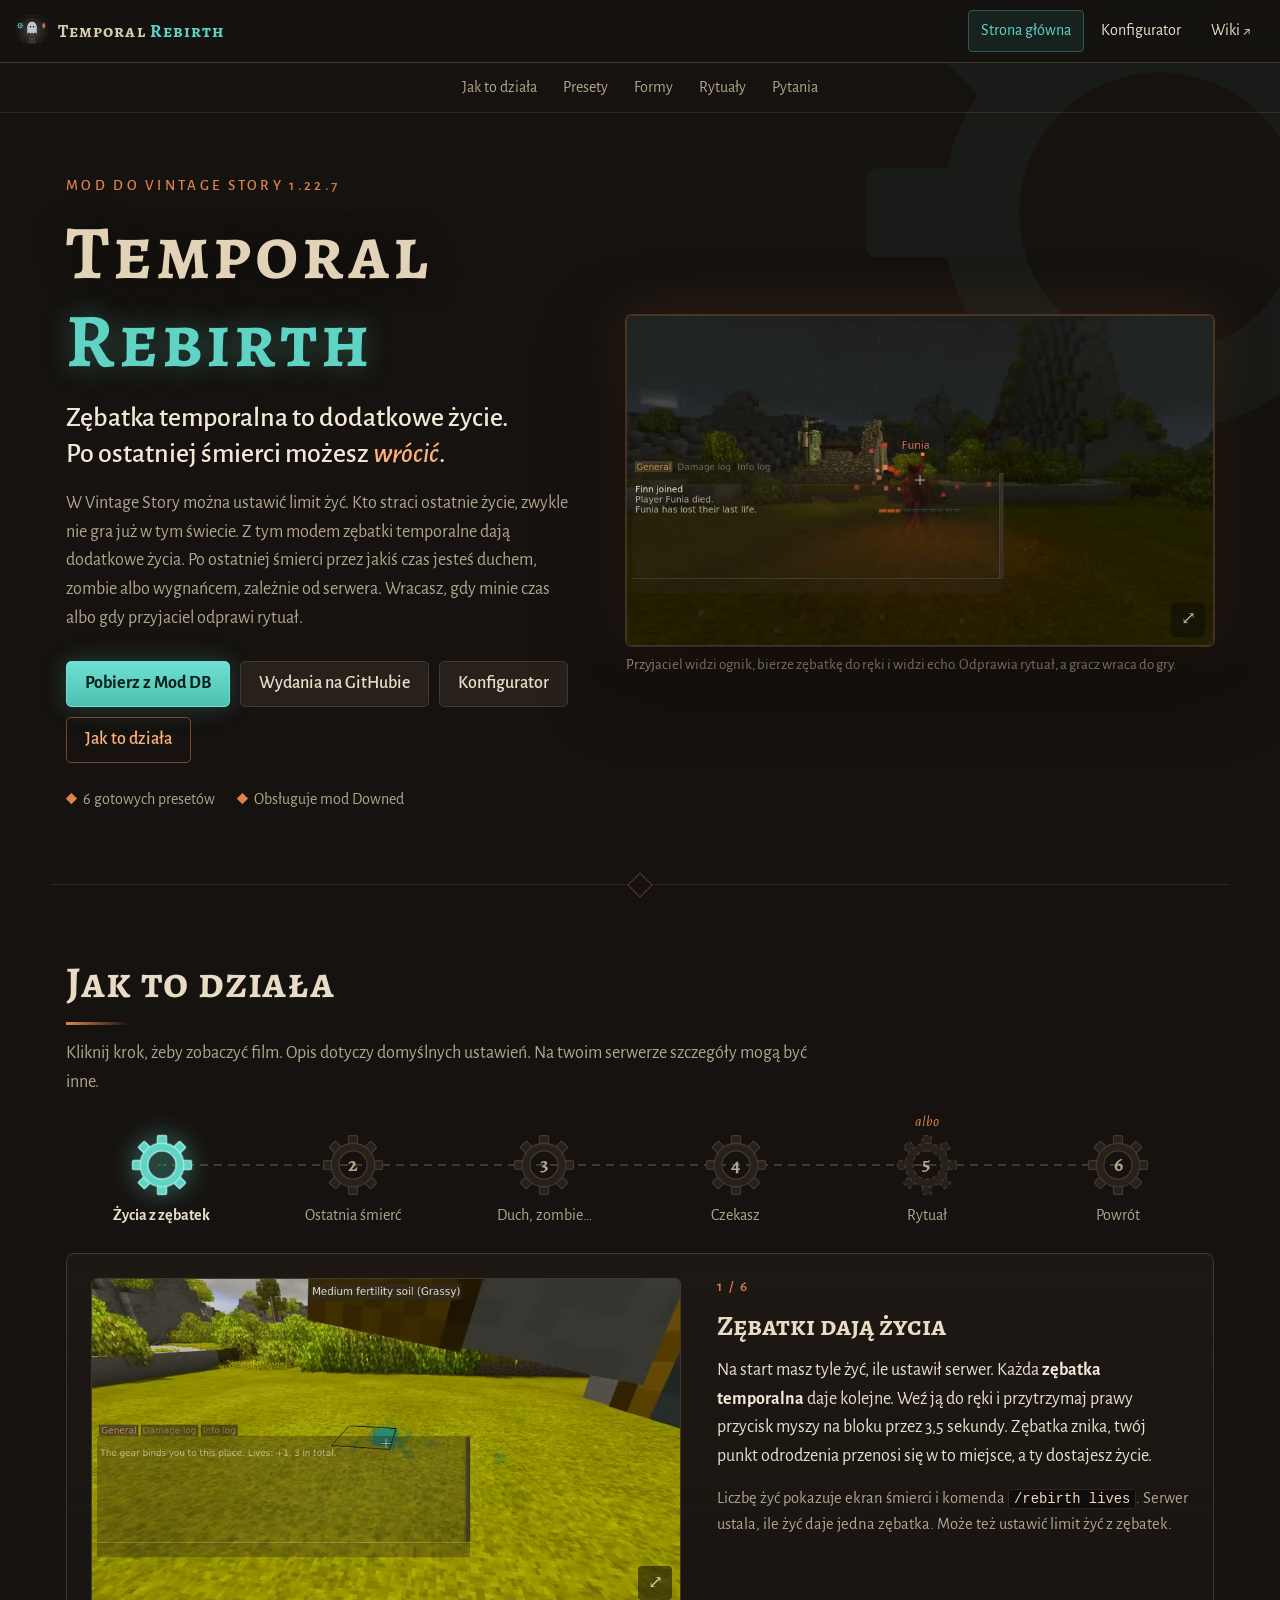
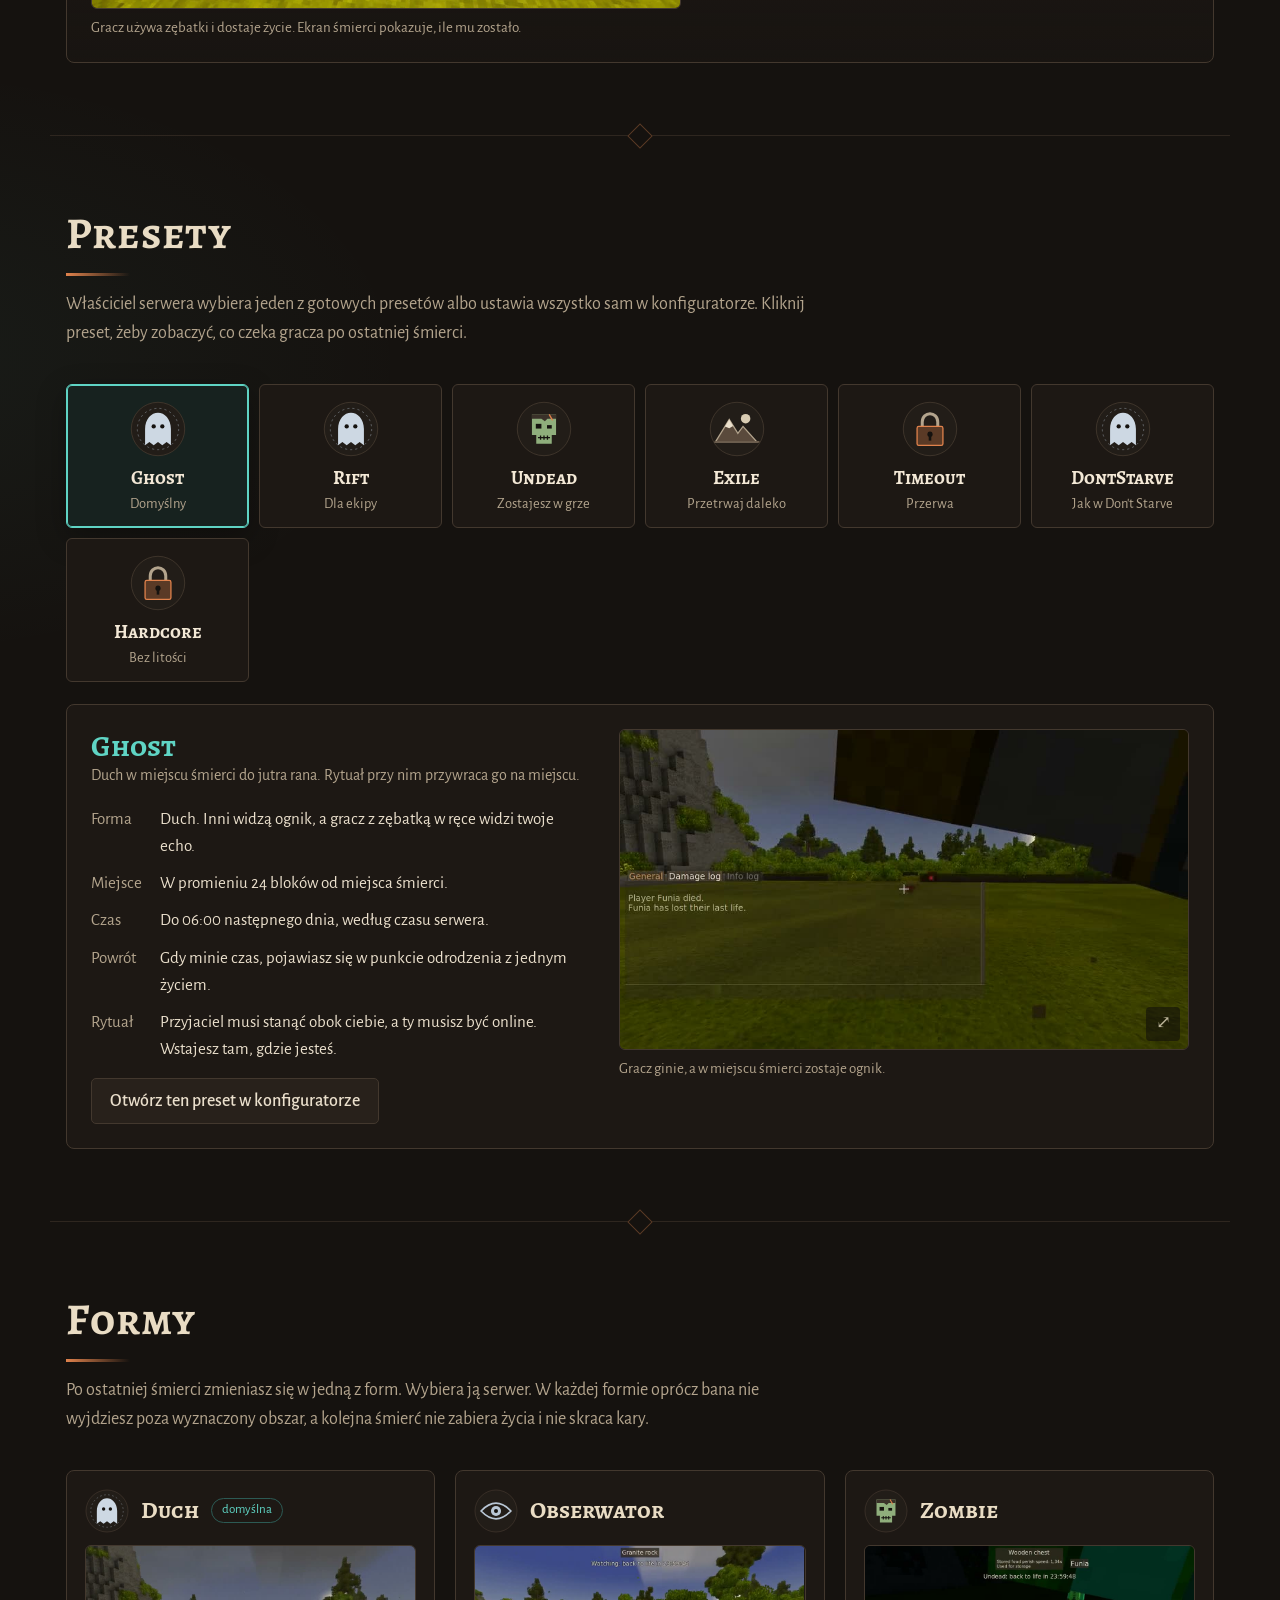
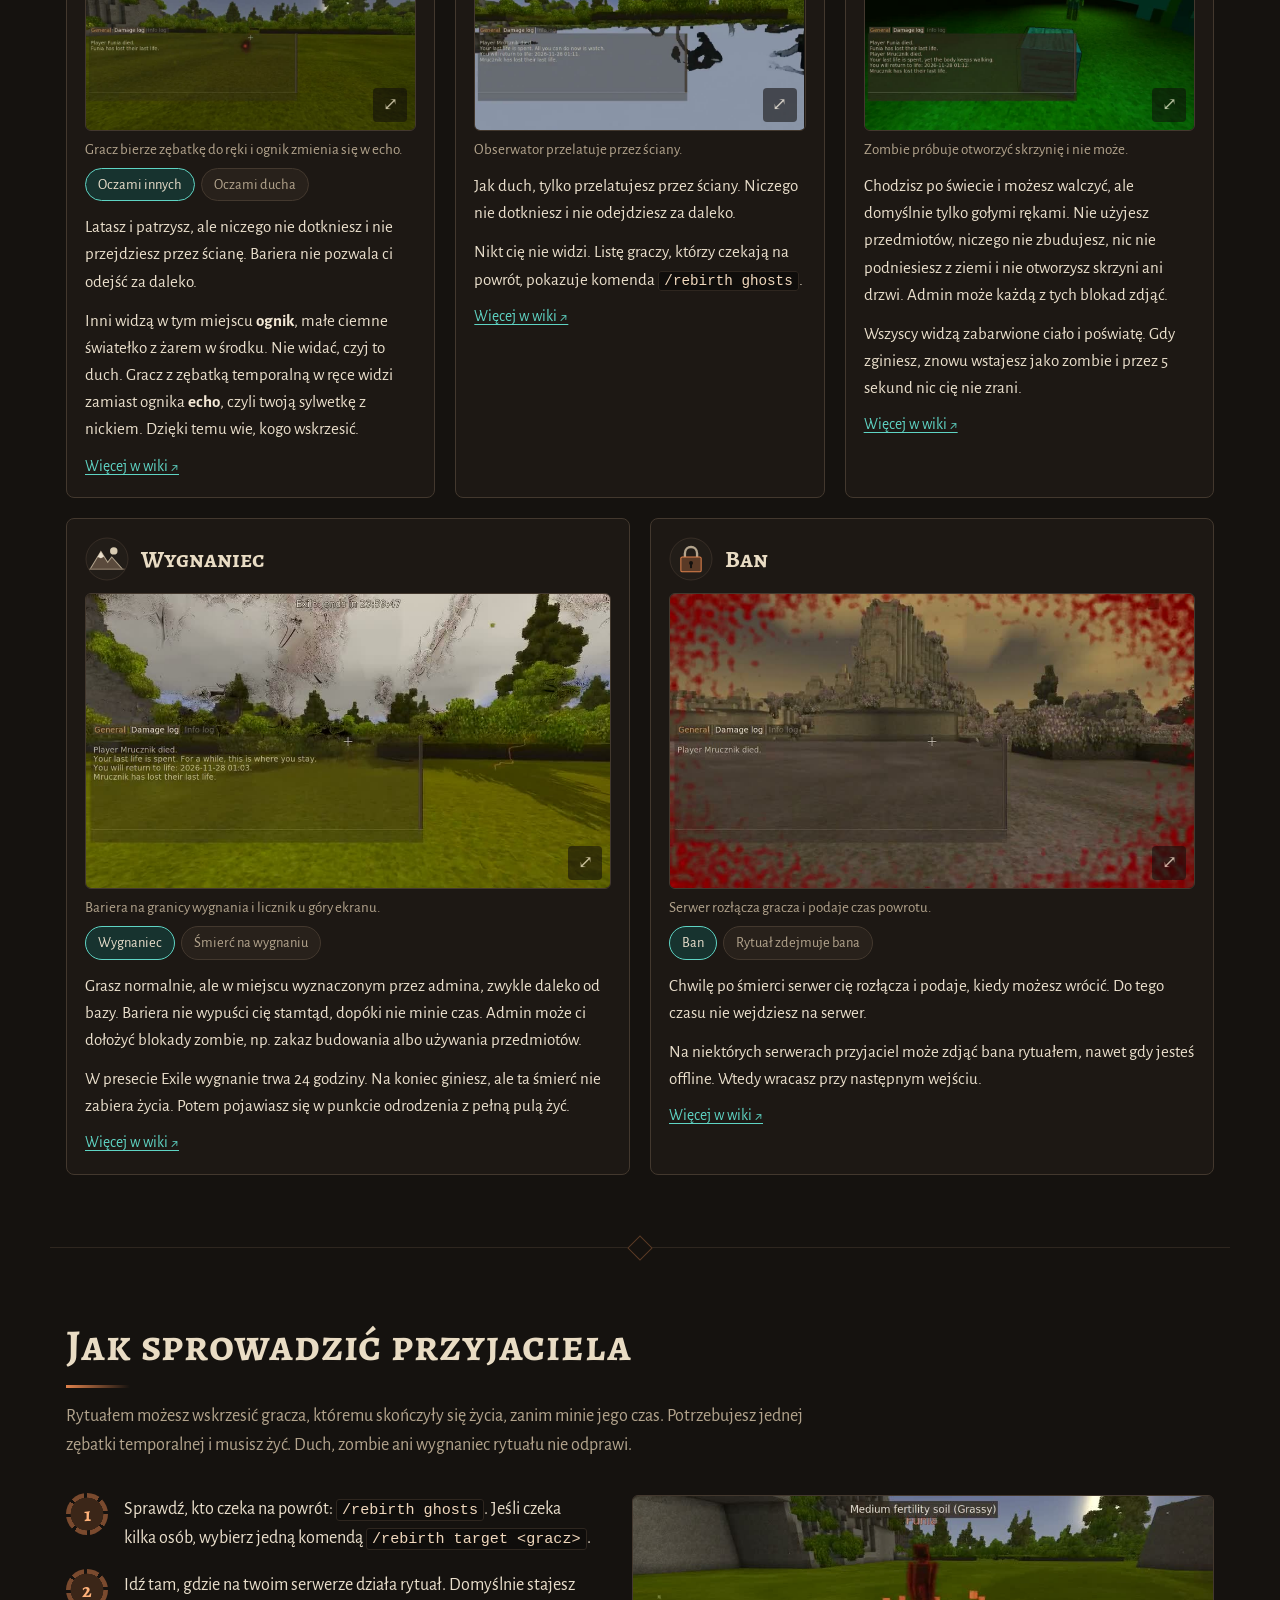
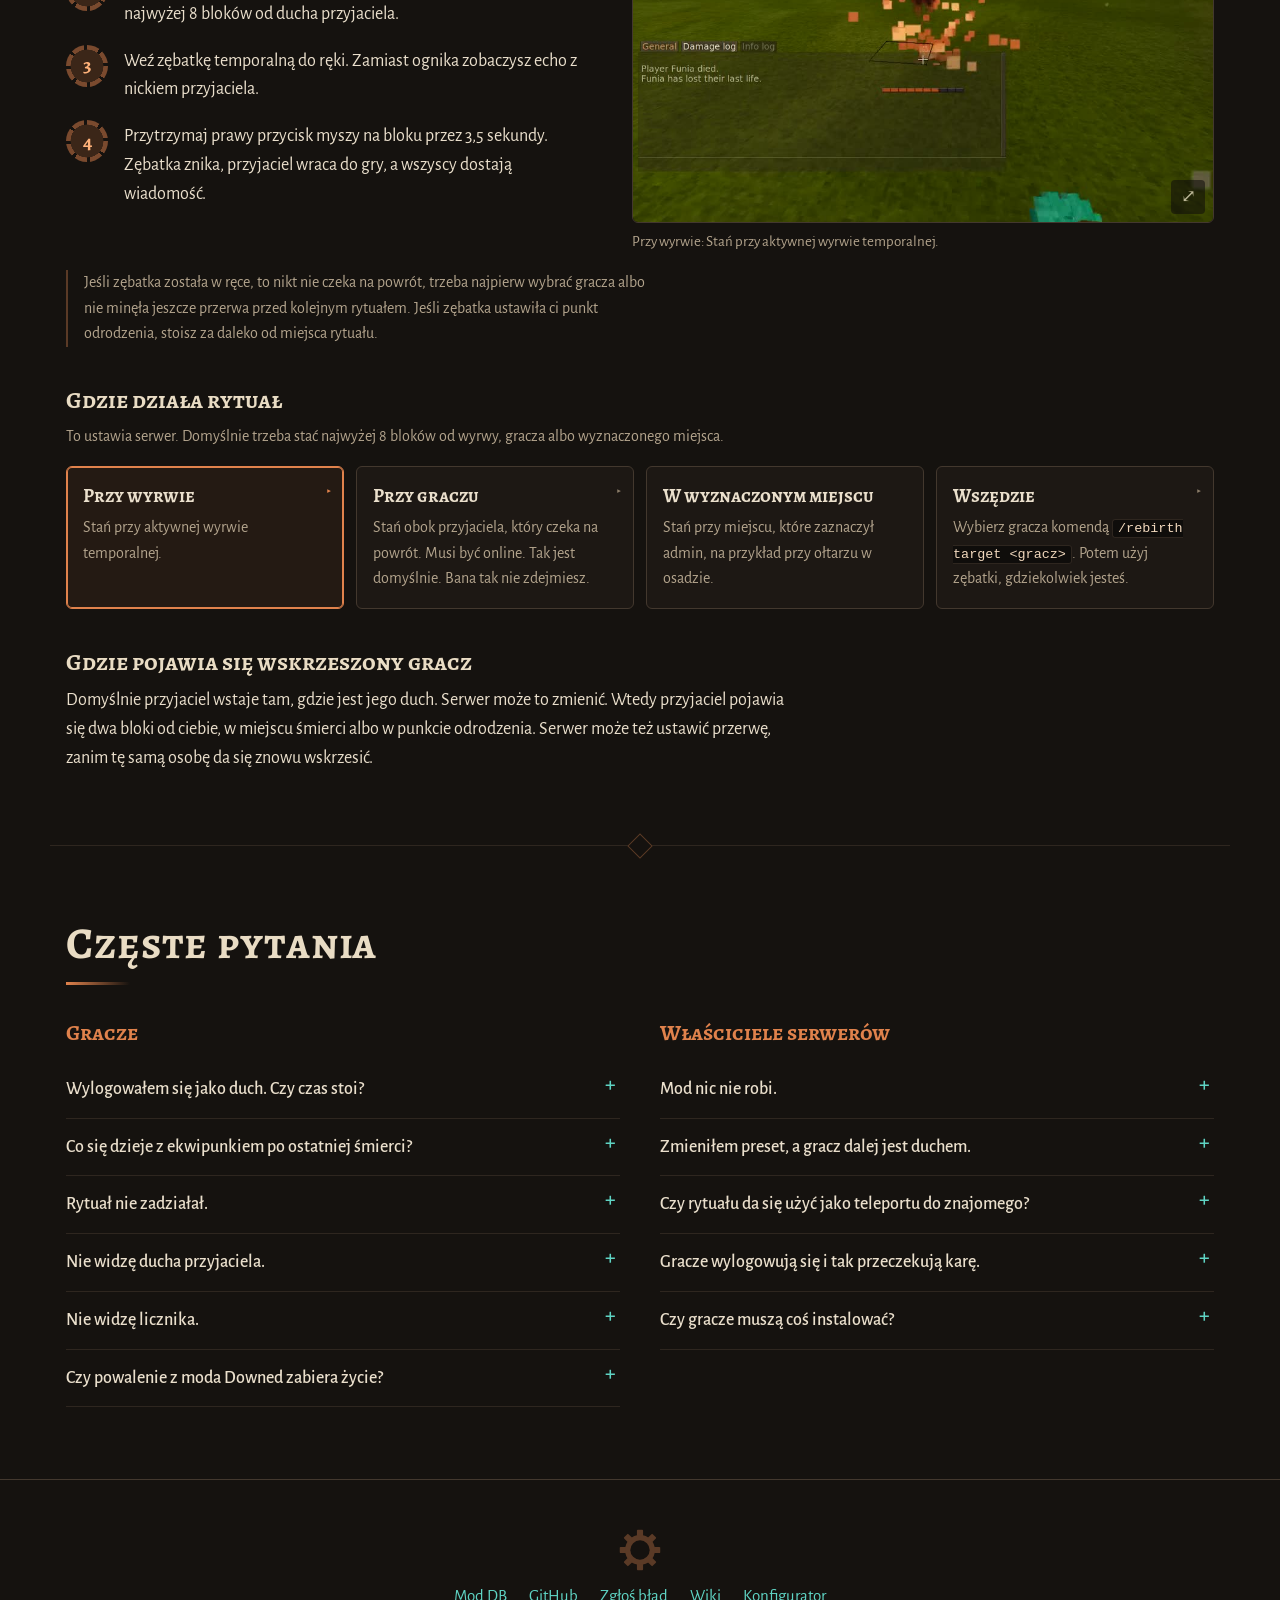
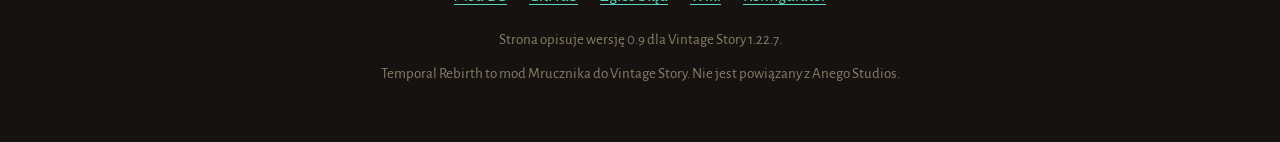
<file: docs/index.html>
<!doctype html>
<html lang="pl">
<head>
<meta charset="utf-8">
<meta name="viewport" content="width=device-width, initial-scale=1">
<title>Temporal Rebirth</title>
<meta name="description" content="">
<meta name="theme-color" content="#15120f">
<meta property="og:title" content="Temporal Rebirth">
<meta property="og:image" content="logo-wide.png">
<link rel="icon" href="logo-icon.png">
<link rel="preconnect" href="https://fonts.googleapis.com">
<link rel="preconnect" href="https://fonts.gstatic.com" crossorigin>
<link rel="stylesheet" href="https://fonts.googleapis.com/css2?family=Alegreya+SC:wght@500;700&family=Alegreya+Sans:ital,wght@0,400;0,500;0,700;1,400&display=swap">
<link rel="stylesheet" href="site/nav.css">
<link rel="stylesheet" href="site/site.css">
</head>
<body>
<svg width="0" height="0" style="position:absolute" aria-hidden="true">
  <defs>
    <symbol id="gear" viewBox="-50 -50 100 100"><g id="gear-teeth"><rect x="-7" y="-46" width="14" height="16" rx="2"/><rect x="-7" y="30" width="14" height="16" rx="2"/><rect x="-46" y="-7" width="16" height="14" rx="2"/><rect x="30" y="-7" width="16" height="14" rx="2"/></g><use href="#gear-teeth" transform="rotate(45)"/><path fill-rule="evenodd" d="M0-34a34 34 0 1 1 0 68a34 34 0 1 1 0-68ZM0-22a22 22 0 1 0 0 44a22 22 0 1 0 0-44Z"/></symbol>
    <symbol id="i-Ghost" viewBox="-65 -65 130 130"><circle r="62" fill="#221d18" stroke="#43382e" stroke-width="2"/><circle r="48" fill="none" stroke="#b9c7d6" stroke-opacity=".45" stroke-width="2" stroke-dasharray="5 7"/><g transform="translate(0,8)"><path d="M-30,30 L-30,-8 C-30,-32 -15,-46 0,-46 C15,-46 30,-32 30,-8 L30,30 L20,22 L10,30 L0,22 L-10,30 L-20,22 Z" fill="#cdd8e3"/><circle cx="-10" cy="-14" r="5" fill="#15120f"/><circle cx="10" cy="-14" r="5" fill="#15120f"/></g></symbol>
    <symbol id="i-Spectator" viewBox="-65 -65 130 130"><circle r="62" fill="#221d18" stroke="#43382e" stroke-width="2"/><path d="M-44,0Q0,-46 44,0Q0,46 -44,0Z" fill="none" stroke="#b9c7d6" stroke-width="5"/><circle r="15" fill="#b9c7d6"/><circle r="6" fill="#15120f"/></symbol>
    <symbol id="i-Zombie" viewBox="-65 -65 130 130"><circle r="62" fill="#221d18" stroke="#43382e" stroke-width="2"/><path d="M-28,-34H28V14H18V34H-18V14H-28Z" fill="#8fae7c"/><path d="M-28,-34H28V-24H8L2,-18L-6,-24H-28Z" fill="#3a3129"/><rect x="-19" y="-12" width="13" height="11" fill="#15120f"/><rect x="7" y="-9" width="11" height="8" fill="#15120f"/><path d="M-14,20H14M-8,15V25M0,15V25M8,15V25" stroke="#15120f" stroke-width="3" fill="none"/><path d="M12,-34L20,-20" stroke="#e0824c" stroke-width="3" fill="none"/></symbol>
    <symbol id="i-Exile" viewBox="-65 -65 130 130"><circle r="62" fill="#221d18" stroke="#43382e" stroke-width="2"/><circle cx="20" cy="-24" r="11" fill="#d8cbb2"/><path d="M-50,30L-18,-22L2,10L14,-6L46,30Z" fill="#5a4a3c" stroke="#b3a48d" stroke-width="3"/><path d="M-18,-22L-28,-6L-18,-2L-9,-7Z" fill="#eadfcc"/><path d="M-52,30H52" stroke="#6b5c4c" stroke-width="4" fill="none"/></symbol>
    <symbol id="i-Ban" viewBox="-65 -65 130 130"><circle r="62" fill="#221d18" stroke="#43382e" stroke-width="2"/><path d="M-18,-4V-16C-18,-42 18,-42 18,-16V-4" fill="none" stroke="#b3a48d" stroke-width="7"/><rect x="-30" y="-6" width="60" height="44" rx="4" fill="#5a3a26" stroke="#e0824c" stroke-width="3"/><circle cy="12" r="6" fill="#15120f"/><rect x="-3" y="13" width="6" height="14" fill="#15120f"/></symbol>
  </defs>
</svg>

<a class="skip" href="#main" data-t="nav.skip"></a>
<header class="tr-top">
  <a class="tr-brand" href="index.html" aria-current="page"><img src="logo-icon.png" alt="" width="32" height="32"><span>Temporal <b>Rebirth</b></span></a>
  <nav class="tr-links" aria-label="Temporal Rebirth">
    <a href="index.html" aria-current="page" data-t="nav.home"></a>
    <a href="configurator/index.html" data-t="nav.config"></a>
    <a href="https://github.com/Mrucznik/vs-temporal-rebirth/wiki" target="_blank" rel="noopener"><span data-t="nav.wiki"></span><span aria-hidden="true"> ↗</span></a>
  </nav>
  <div class="tr-lang" id="lang" hidden></div>
</header>
<nav class="toc" id="toc" aria-label=""></nav>

<main id="main">
  <svg class="hero-gear" aria-hidden="true"><use href="#gear"/></svg>
  <section class="hero" id="top">
    <div class="hero-text">
      <p class="kicker" data-t="hero.kicker"></p>
      <h1>Temporal <span>Rebirth</span></h1>
      <p class="pitch" data-h="hero.pitch"></p>
      <p class="lead" data-t="hero.lead"></p>
      <div class="actions">
        <a class="btn primary" href="https://mods.vintagestory.at/show/mod/73648" target="_blank" rel="noopener" data-t="hero.download"></a>
        <a class="btn" href="https://github.com/Mrucznik/vs-temporal-rebirth/releases" target="_blank" rel="noopener" data-t="hero.github"></a>
        <a class="btn" href="configurator/index.html" data-t="hero.config"></a>
        <a class="btn ghost" href="#jak-to-dziala" data-t="hero.how"></a>
      </div>
      <ul class="facts" id="facts"></ul>
    </div>
    <div class="hero-media" id="heroMedia"></div>
  </section>

  <section class="band" id="jak-to-dziala" aria-labelledby="how-title">
    <div class="head"><h2 id="how-title" data-t="how.title"></h2><p data-t="how.lead"></p></div>
    <div class="journey">
      <ol class="path" id="path" role="tablist"></ol>
      <div class="stage" id="stage" role="tabpanel"></div>
    </div>
  </section>

  <section class="band" id="presety" aria-labelledby="presets-title">
    <div class="head"><h2 id="presets-title" data-t="presets.title"></h2><p data-t="presets.lead"></p></div>
    <div class="presets" id="presetList" role="tablist"></div>
    <div class="preset-view" id="presetView" role="tabpanel"></div>
  </section>

  <section class="band" id="formy" aria-labelledby="forms-title">
    <div class="head"><h2 id="forms-title" data-t="forms.title"></h2><p data-t="forms.lead"></p></div>
    <div class="forms" id="forms"></div>
  </section>

  <section class="band" id="rytualy" aria-labelledby="rituals-title">
    <div class="head"><h2 id="rituals-title" data-t="rituals.title"></h2><p data-t="rituals.lead"></p></div>
    <div class="ritual">
      <ol class="steps" id="ritualSteps"></ol>
      <div class="ritual-media" id="ritualMedia"></div>
    </div>
    <p class="note" data-t="rituals.fail"></p>
    <h3 data-t="rituals.whereTitle"></h3>
    <p class="sub" data-t="rituals.whereLead"></p>
    <div class="places" id="places"></div>
    <h3 data-t="rituals.appearTitle"></h3>
    <p class="prose" data-t="rituals.appear"></p>
  </section>



  <section class="band" id="faq" aria-labelledby="faq-title">
    <div class="head"><h2 id="faq-title" data-t="faq.title"></h2></div>
    <div class="faq">
      <div><h3 data-t="faq.players"></h3><div id="faqPlayers"></div></div>
      <div><h3 data-t="faq.owners"></h3><div id="faqOwners"></div></div>
    </div>
  </section>
</main>

<footer class="foot">
  <svg class="foot-gear" aria-hidden="true"><use href="#gear"/></svg>
  <nav class="foot-links" id="footLinks"></nav>
  <p data-t="footer.version"></p>
  <p data-t="footer.tagline"></p>
</footer>

<dialog id="lightbox" aria-label="">
  <video id="lightboxVideo" controls muted loop playsinline></video>
  <div class="lb-bar"><p id="lightboxCaption"></p><button class="btn small" id="lightboxClose" type="button" data-t="video.close"></button></div>
</dialog>

<noscript><p class="noscript">Ta strona wymaga JavaScriptu. Te same informacje znajdziesz w <a href="https://github.com/Mrucznik/vs-temporal-rebirth/wiki">wiki moda</a>.</p></noscript>

<script src="configurator/schema.js"></script>
<script src="configurator/logic.js"></script>
<script src="site/i18n/pl.js"></script>
<script src="site/site.js"></script>
</body>
</html>
</file>
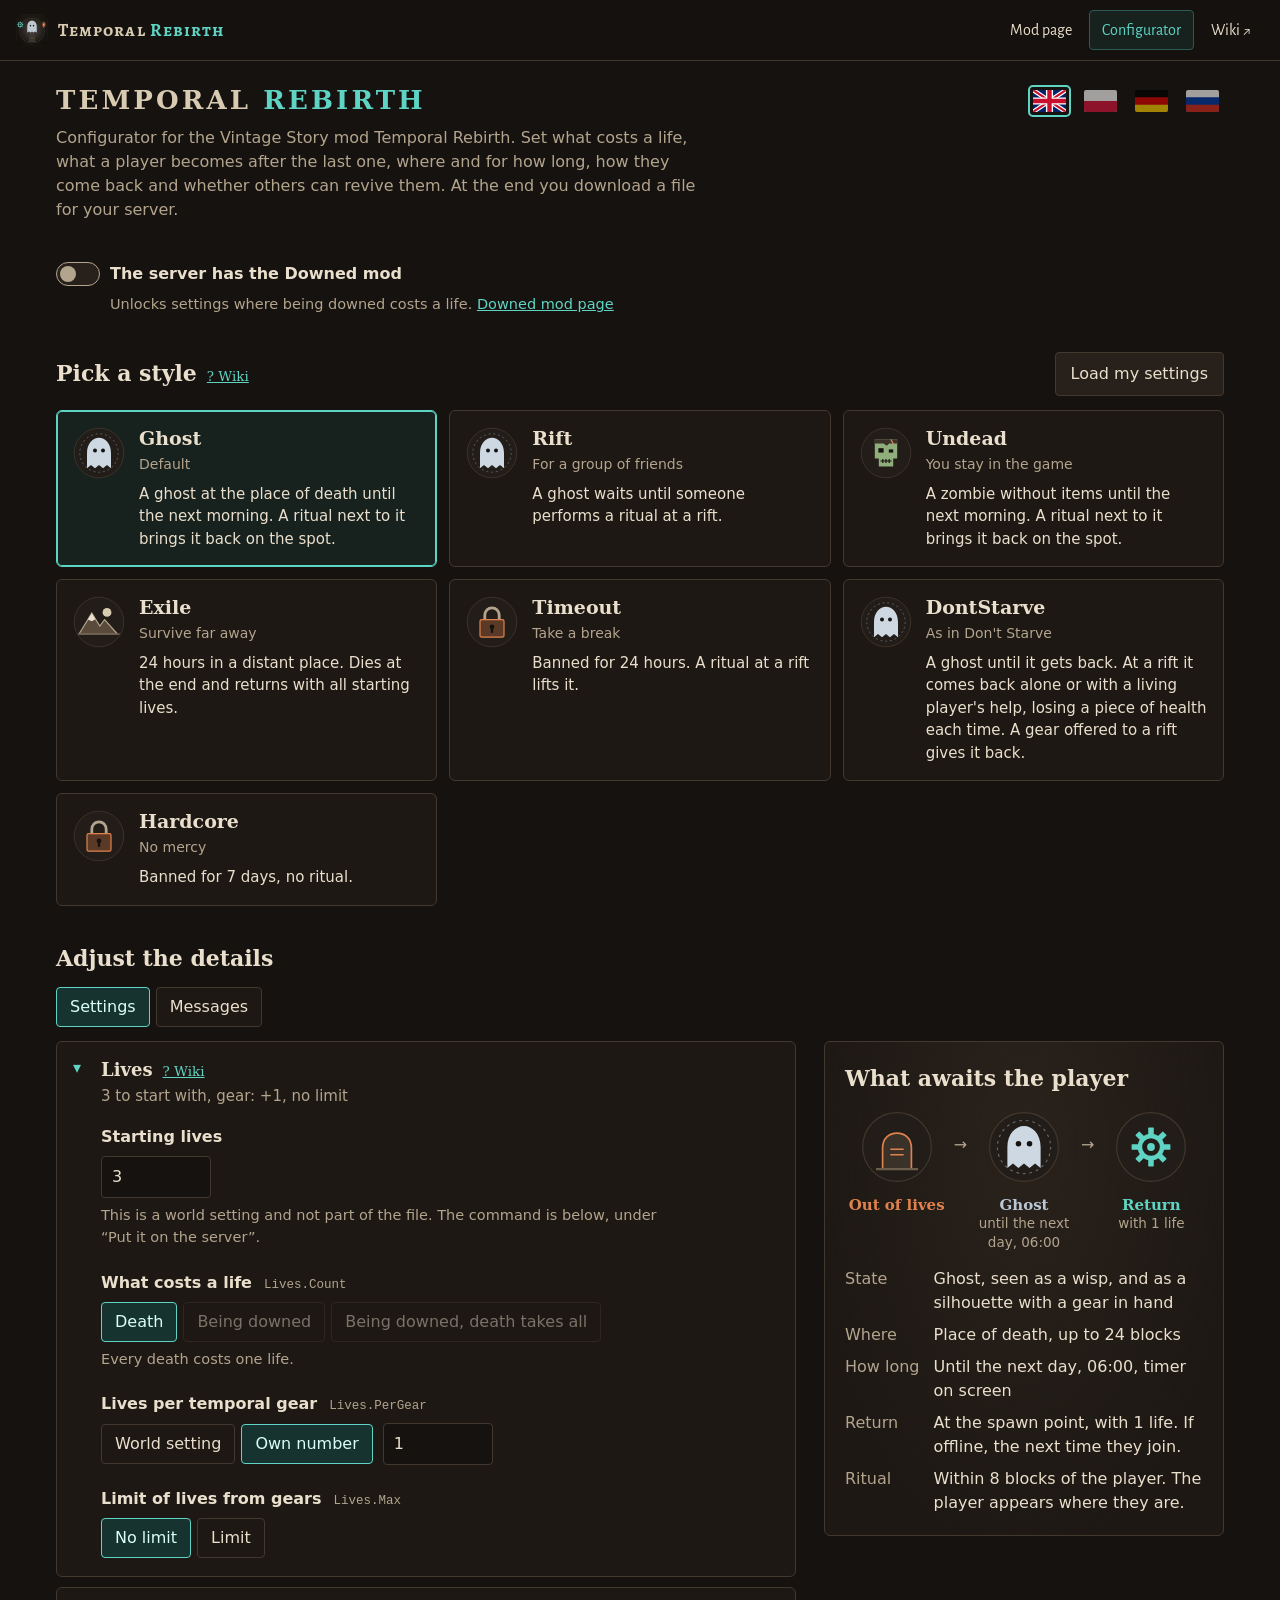
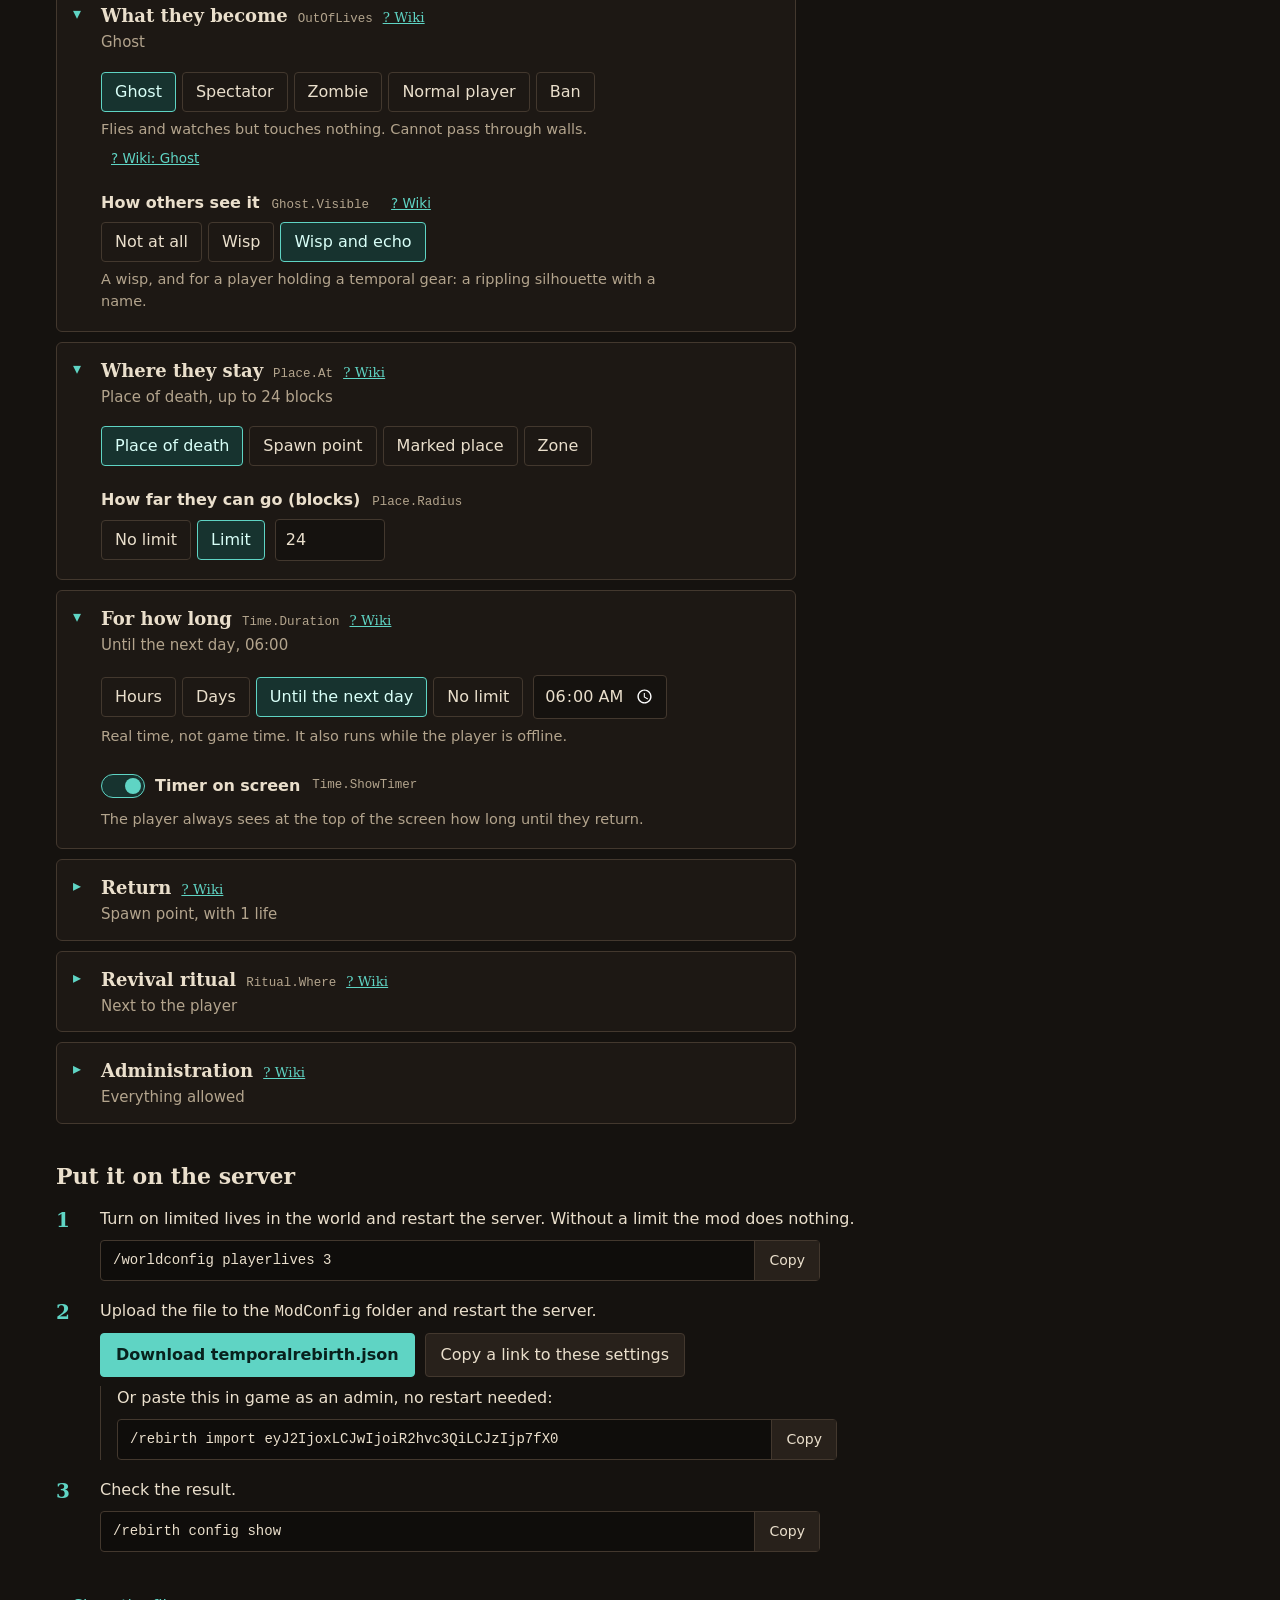
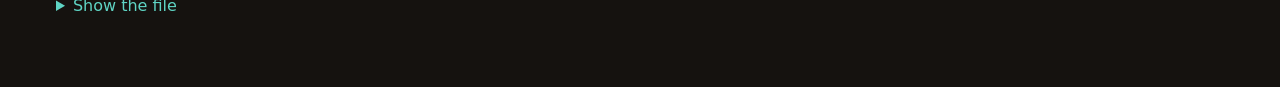
<file: docs/configurator/index.html>
<!doctype html>
<html lang="en">
<head>
<meta charset="utf-8">
<meta name="viewport" content="width=device-width, initial-scale=1">
<title>Temporal Rebirth Configurator</title>
<link rel="icon" href="../logo-icon.png">
<link rel="preconnect" href="https://fonts.googleapis.com">
<link rel="preconnect" href="https://fonts.gstatic.com" crossorigin>
<link rel="stylesheet" href="https://fonts.googleapis.com/css2?family=Alegreya+SC:wght@700&family=Alegreya+Sans:wght@400&display=swap">
<link rel="stylesheet" href="../site/nav.css">
<style>
  /* Layout: presets across the top, settings on the left, a sticky "what players experience" story on the right,
     installation steps below. One dark look on purpose: it continues the mod's infographic and logo. */
  :root {
    color-scheme: dark;
    --warn-icon: url("data:image/svg+xml,%3Csvg xmlns='http://www.w3.org/2000/svg' viewBox='0 0 24 22'%3E%3Cpath fill-rule='evenodd' d='M12 0 24 22H0ZM10.9 8v7h2.2V8ZM10.9 16.8v2.2h2.2v-2.2Z'/%3E%3C/svg%3E");
    --ground: #15120f; --panel: #1d1814; --raised: #28211b; --line: #43382e;
    --text: #eadfcc; --muted: #b3a48d; --teal: #5fd4c4; --rust: #e0824c; --pale: #b9c7d6; --bad: #f08a7a;
    --display: "Noto Serif", "Source Serif 4", Georgia, "DejaVu Serif", serif;
    --body: "Noto Sans", system-ui, -apple-system, "Segoe UI", sans-serif;
    --mono: "JetBrains Mono", "Noto Sans Mono", ui-monospace, Menlo, Consolas, monospace;
  }
  *, *::before, *::after { box-sizing: border-box; }
  [hidden] { display: none !important; }
  body { margin: 0; background: var(--ground); color: var(--text); font: 16px/1.5 var(--body); }
  .wrap { max-width: 1200px; margin-inline: auto; grid-template-columns: minmax(0, 1fr); padding-block: 20px 64px; padding-left: max(16px, env(safe-area-inset-left, 0px)); padding-right: max(16px, env(safe-area-inset-right, 0px)); display: grid; gap: 36px; }
  h1, h2, h3 { font-family: var(--display); margin: 0; text-wrap: balance; }
  h2 { font-size: 22px; }
  p { margin: 0; }
  button, input, textarea { font: inherit; color: inherit; }
  button { cursor: pointer; }
  :focus-visible { outline: 2px solid var(--teal); outline-offset: 2px; }
  code, pre, .key { font-family: var(--mono); }

  header { display: flex; flex-wrap: wrap; gap: 12px 24px; align-items: center; justify-content: space-between; }
  h1 { font-size: 26px; letter-spacing: .12em; color: #d8cbb2; text-transform: uppercase; }
  h1 span { color: var(--teal); }
  .lead { max-width: 65ch; color: var(--muted); margin-top: 6px; }

  .seg { display: flex; flex-wrap: wrap; gap: 6px; }
  .seg button { background: var(--panel); border: 1px solid var(--line); border-radius: 4px; padding: 7px 13px; min-height: 40px; }
  .seg button:hover { border-color: var(--muted); }
  .seg button[aria-disabled="true"] { opacity: .45; cursor: not-allowed; border-color: var(--line); }
  a { color: var(--teal); }
  a.wiki { font-size: 13.5px; font-weight: 400; white-space: nowrap; margin-left: 10px;  }
  .server { display: grid; gap: 4px; justify-items: start; }
  .server .hint { padding-left: 54px; max-width: none; }
  .seg button[aria-pressed="true"] { background: #17332f; border-color: var(--teal); color: #d9fff8; }

  .presets { display: grid; grid-template-columns: repeat(3, minmax(0, 1fr)); gap: 12px; margin-top: 14px; }
  .preset { text-align: left; display: grid; grid-template-columns: 52px minmax(0, 1fr); gap: 4px 14px; align-content: start; background: var(--panel); border: 1px solid var(--line); border-radius: 6px; padding: 16px; }
  .preset svg { width: 52px; height: 52px; grid-row: 1 / span 3; }
  .preset b { font: 700 19px/1.2 var(--display); }
  .preset .tag { color: var(--muted); font-size: 14px; }
  .preset .text { font-size: 15px; margin-top: 4px; }
  .preset:hover { border-color: var(--muted); }
  .preset[aria-pressed="true"] { border-color: var(--teal); background: #17221f; box-shadow: inset 0 0 0 1px var(--teal); }
  .preset .changes { grid-column: 2; color: var(--rust); font-size: 14px; }

  .main { display: grid; grid-template-columns: minmax(0, 1fr) 400px; gap: 28px; align-items: start; }
  .settings { display: grid; gap: 10px; min-width: 0; }
  details.section { border: 1px solid var(--line); border-radius: 6px; background: var(--panel); }
  details.section > summary { list-style: none; cursor: pointer; padding: 14px 16px; display: grid; grid-template-columns: 20px minmax(0, 1fr); gap: 2px 8px; }
  summary::-webkit-details-marker { display: none; }
  details.section > summary::before { content: "▸"; color: var(--teal); grid-row: 1; }
  details.section[open] > summary::before { content: "▾"; }
  summary h3 { font-size: 18px; }
  summary .now { grid-column: 2; color: var(--muted); font-size: 15px; }
  .fields { padding: 4px 16px 18px 44px; display: grid; gap: 22px; }
  .field { display: grid; gap: 7px; min-width: 0; }
  .field.bool { grid-template-columns: auto minmax(0, 1fr); column-gap: 12px; align-items: center; }
  .field.bool .top { grid-column: 2; grid-row: 1; }
  .field.bool .help { grid-column: 1 / -1; }
  summary h3 .key { margin-left: 10px; font-weight: 400; }
  .switch .label { font-weight: 600; }
  .field .top { display: flex; flex-wrap: wrap; gap: 2px 12px; align-items: baseline; }
  .field .label { font-weight: 600; }
  .field .key, summary .key { font-size: 12.5px; color: var(--muted); }
  .help.sec { margin: 0; color: var(--muted); font-size: 14.5px; max-width: 62ch; }
  .field .help { color: var(--muted); font-size: 14.5px; max-width: 62ch; }
  .field .error { color: var(--bad); font-size: 14.5px; }
  .reset { background: none; border: 0; padding: 0; color: var(--rust); font-size: 14px; text-decoration: underline; }
  input[type="number"], input[type="time"], input[type="text"], textarea { background: var(--ground); border: 1px solid var(--line); border-radius: 4px; padding: 8px 10px; min-height: 40px; }
  input[type="number"] { width: 110px; font-variant-numeric: tabular-nums; }
  textarea { width: 100%; min-height: 72px; resize: vertical; }
  input[aria-invalid="true"] { border-color: var(--bad); }
  .flags { display: flex; gap: 8px; }
  .flags button { background: none; border: 2px solid transparent; border-radius: 5px; padding: 3px; line-height: 0; opacity: .6; }
  .flags button:hover { opacity: 1; }
  .flags button[aria-pressed="true"] { border-color: var(--teal); opacity: 1; }
  .flags svg { width: 33px; height: 22px; border-radius: 2px; display: block; }
  .tabs { margin: 12px 0 14px; }
  .fields h4 { margin: 8px 0 -8px; font: 700 16px/1.3 var(--display); color: var(--teal); }
  .dur { display: flex; flex-wrap: wrap; gap: 10px; align-items: center; }
  .switch { display: inline-flex; align-items: center; gap: 10px; cursor: pointer; min-height: 32px; }
  .switch input { appearance: none; width: 44px; height: 24px; margin: 0; border-radius: 12px; background: var(--raised); border: 1px solid var(--muted); position: relative; cursor: pointer; flex: none; }
  .switch input::after { content: ""; position: absolute; top: 3px; left: 3px; width: 16px; height: 16px; border-radius: 50%; background: var(--muted); }
  .switch input:checked { background: #17332f; border-color: var(--teal); }
  .switch input:checked::after { left: 23px; background: var(--teal); }

  .story { position: sticky; top: 16px; border: 1px solid var(--line); border-radius: 6px; background: radial-gradient(ellipse at 50% 20%, #2a221b, transparent 75%), var(--panel); padding: 20px; display: grid; gap: 16px; }
  .path { display: grid; grid-template-columns: minmax(0, 1fr) 24px minmax(0, 1fr) 24px minmax(0, 1fr); align-items: start; text-align: center; }
  .path svg { width: 72px; height: 72px; max-width: 100%; }
  .path .arrow { padding-top: 22px; color: var(--muted); }
  .path b { display: block; font: 700 15px/1.25 var(--display); margin-top: 6px; }
  .path small { color: var(--muted); font-size: 13.5px; line-height: 1.35; display: block; }
  .c-rust { color: var(--rust); } .c-pale { color: var(--pale); } .c-teal { color: var(--teal); }
  .story dl { margin: 0; display: grid; grid-template-columns: auto minmax(0, 1fr); gap: 8px 14px; }
  .story dt { color: var(--muted); }
  .story dd { margin: 0; }
  .notes { margin: 0; padding: 0; list-style: none; display: grid; gap: 8px; font-size: 14.5px; }
  .notes li, .help.warning { padding-left: 25px; position: relative; }
  .notes li { color: var(--muted); }
  .notes li.warn, .notes li.bad { color: var(--text); }
  /* Orange triangle with an exclamation mark; red when players cannot come back without help. */
  .notes li::before, .help.warning::before { content: ""; position: absolute; left: 0; top: 3px; width: 17px; height: 16px; background: var(--rust); -webkit-mask: var(--warn-icon) center / contain no-repeat; mask: var(--warn-icon) center / contain no-repeat; }
  .notes li.bad::before { background: var(--bad); }

  .btn { background: var(--raised); border: 1px solid var(--line); border-radius: 4px; padding: 9px 15px; min-height: 42px; }
  .btn:hover { border-color: var(--muted); }
  .btn.primary { background: var(--teal); border-color: var(--teal); color: #08211d; font-weight: 700; }
  .btn.primary:hover { background: #82e3d6; }
  .row { display: flex; flex-wrap: wrap; gap: 10px; align-items: center; }
  .steps { margin: 14px 0 0; padding: 0; list-style: none; counter-reset: s; display: grid; gap: 18px; }
  .steps > li { counter-increment: s; display: grid; grid-template-columns: 32px minmax(0, 1fr); gap: 4px 12px; }
  .steps > li::before { content: counter(s); font: 700 20px/1.3 var(--display); color: var(--teal); }
  .steps > li > div { display: grid; gap: 9px; min-width: 0; }
  .cmd { display: flex; min-width: 0; max-width: 720px; border: 1px solid var(--line); border-radius: 4px; background: #0f0d0b; }
  .cmd code { flex: 1; min-width: 0; overflow-x: auto; white-space: nowrap; padding: 9px 12px; font-size: 14px; }
  .cmd button { background: var(--raised); border: 0; border-left: 1px solid var(--line); padding: 0 14px; font-size: 14px; }
  #rights { border-top: 1px solid var(--line); padding-top: 18px; min-width: 0; }
  .cmds { display: grid; grid-template-columns: minmax(0, 1fr); gap: 9px; min-width: 0; }
  #rights .field { grid-template-columns: minmax(0, 1fr); }
  .line { display: grid; grid-template-columns: minmax(0, 420px) minmax(0, 1fr); gap: 4px 16px; align-items: center; }
  .hint { color: var(--muted); font-size: 14.5px; max-width: 70ch; }
  .or { border-left: 1px solid var(--line); padding-left: 16px; display: grid; gap: 9px; min-width: 0; }
  pre { margin: 10px 0 0; overflow: auto; max-height: 520px; background: #0f0d0b; border: 1px solid var(--line); border-radius: 4px; padding: 14px; font-size: 13.5px; line-height: 1.55; }
  pre .com { color: #93866f; } pre .chg { color: var(--rust); }
  .plain > summary { cursor: pointer; color: var(--teal); padding-block: 6px; }
  #importBox { border: 1px solid var(--line); border-radius: 6px; padding: 16px; background: var(--panel); display: grid; gap: 12px; }
  #importReport ul { margin: 6px 0 0; padding-left: 20px; }
  #toast { position: fixed; left: 50%; bottom: calc(20px + env(safe-area-inset-bottom, 0px)); transform: translateX(-50%); background: var(--teal); color: #08211d; padding: 9px 18px; border-radius: 4px; font-weight: 600; max-width: calc(100vw - 32px); }

  @media (max-width: 940px) {
    .main { grid-template-columns: minmax(0, 1fr); }
    .story { position: static; order: -1; }
    .presets { grid-template-columns: repeat(2, minmax(0, 1fr)); }
  }
  @media (max-width: 620px) {
    .presets { grid-template-columns: minmax(0, 1fr); }
    .fields { padding-left: 16px; }
    .line, .field.bool { grid-template-columns: minmax(0, 1fr); }
    .field.bool .top { grid-column: 1; grid-row: 2; }
    h1 { font-size: 20px; }
  }
</style>
</head>
<body>
<svg width="0" height="0" style="position:absolute" aria-hidden="true">
  <defs>
    <radialGradient id="rift"><stop offset="0" stop-color="#ffd9a8"/><stop offset=".4" stop-color="#c4622d"/><stop offset="1" stop-color="#6e3518" stop-opacity="0"/></radialGradient>
    <symbol id="i-disc" viewBox="-65 -65 130 130"><circle r="62" fill="#221d18" stroke="#43382e" stroke-width="2"/></symbol>
    <symbol id="i-grave" viewBox="-65 -65 130 130"><use href="#i-disc" x="-65" y="-65" width="130" height="130"/><g transform="translate(0,6)"><path d="M-26,34 L-26,-4 C-26,-22 -14,-31 0,-31 C14,-31 26,-22 26,-4 L26,34 Z" fill="#3a3129" stroke="#e0824c" stroke-width="3"/><path d="M-12,-2H12M-12,8H12" stroke="#e0824c" stroke-width="3" fill="none"/><path d="M-38,34H38" stroke="#6b5c4c" stroke-width="4" fill="none"/></g></symbol>
    <symbol id="i-Ghost" viewBox="-65 -65 130 130"><use href="#i-disc" x="-65" y="-65" width="130" height="130"/><circle r="48" fill="none" stroke="#b9c7d6" stroke-opacity=".45" stroke-width="2" stroke-dasharray="5 7"/><g transform="translate(0,8)"><path d="M-30,30 L-30,-8 C-30,-32 -15,-46 0,-46 C15,-46 30,-32 30,-8 L30,30 L20,22 L10,30 L0,22 L-10,30 L-20,22 Z" fill="#cdd8e3"/><circle cx="-10" cy="-14" r="5" fill="#15120f"/><circle cx="10" cy="-14" r="5" fill="#15120f"/></g></symbol>
    <symbol id="i-Zombie" viewBox="-65 -65 130 130"><use href="#i-disc" x="-65" y="-65" width="130" height="130"/><path d="M-28,-34H28V14H18V34H-18V14H-28Z" fill="#8fae7c"/><path d="M-28,-34H28V-24H8L2,-18L-6,-24H-28Z" fill="#3a3129"/><rect x="-19" y="-12" width="13" height="11" fill="#15120f"/><rect x="7" y="-9" width="11" height="8" fill="#15120f"/><path d="M-14,20H14M-8,15V25M0,15V25M8,15V25" stroke="#15120f" stroke-width="3" fill="none"/><path d="M12,-34L20,-20" stroke="#e0824c" stroke-width="3" fill="none"/></symbol>
    <symbol id="i-Player" viewBox="-65 -65 130 130"><use href="#i-disc" x="-65" y="-65" width="130" height="130"/><rect x="-14" y="-42" width="28" height="28" fill="#d9b38c"/><path d="M-14,-42H14V-32H-14Z" fill="#6b4a30"/><rect x="-18" y="-12" width="36" height="32" fill="#4f7f78"/><path d="M-30,-12H-20V18H-30ZM20,-12H30V18H20Z" fill="#d9b38c"/><path d="M-16,22H-2V44H-16ZM2,22H16V44H2Z" fill="#5a4a3c"/></symbol>
    <symbol id="i-Spectator" viewBox="-65 -65 130 130"><use href="#i-disc" x="-65" y="-65" width="130" height="130"/><path d="M-44,0Q0,-46 44,0Q0,46 -44,0Z" fill="none" stroke="#b9c7d6" stroke-width="5"/><circle r="15" fill="#b9c7d6"/><circle r="6" fill="#15120f"/></symbol>
    <symbol id="i-Exile" viewBox="-65 -65 130 130"><use href="#i-disc" x="-65" y="-65" width="130" height="130"/><circle cx="20" cy="-24" r="11" fill="#d8cbb2"/><path d="M-50,30L-18,-22L2,10L14,-6L46,30Z" fill="#5a4a3c" stroke="#b3a48d" stroke-width="3"/><path d="M-18,-22L-28,-6L-18,-2L-9,-7Z" fill="#eadfcc"/><path d="M-52,30H52" stroke="#6b5c4c" stroke-width="4" fill="none"/></symbol>
    <symbol id="i-Ban" viewBox="-65 -65 130 130"><use href="#i-disc" x="-65" y="-65" width="130" height="130"/><path d="M-18,-4V-16C-18,-42 18,-42 18,-16V-4" fill="none" stroke="#b3a48d" stroke-width="7"/><rect x="-30" y="-6" width="60" height="44" rx="4" fill="#5a3a26" stroke="#e0824c" stroke-width="3"/><circle cy="12" r="6" fill="#15120f"/><rect x="-3" y="13" width="6" height="14" fill="#15120f"/></symbol>
    <symbol id="i-back" viewBox="-65 -65 130 130"><use href="#i-disc" x="-65" y="-65" width="130" height="130"/><g fill="#5fd4c4"><circle r="20" fill="none" stroke="#5fd4c4" stroke-width="8"/><circle r="7"/><g id="t"><rect x="-5" y="-35" width="10" height="13" rx="1"/><rect x="-5" y="22" width="10" height="13" rx="1"/><rect x="-35" y="-5" width="13" height="10" rx="1"/><rect x="22" y="-5" width="13" height="10" rx="1"/></g><use href="#t" transform="rotate(45)"/></g></symbol>
    <symbol id="i-never" viewBox="-65 -65 130 130"><use href="#i-disc" x="-65" y="-65" width="130" height="130"/><path d="M-22,-22L22,22M22,-22L-22,22" stroke="#f08a7a" stroke-width="8" fill="none"/></symbol>
    <symbol id="i-rift" viewBox="-65 -65 130 130"><use href="#i-disc" x="-65" y="-65" width="130" height="130"/><ellipse rx="34" ry="46" fill="url(#rift)"/><path d="M0,-38L6,-16L-6,-4L6,10L0,38" stroke="#ffe9cf" stroke-width="4" fill="none"/></symbol>
  </defs>
</svg>

<header class="tr-top">
  <a class="tr-brand" href="../index.html"><img src="../logo-icon.png" alt="" width="32" height="32"><span>Temporal <b>Rebirth</b></span></a>
  <nav class="tr-links" aria-label="Temporal Rebirth">
    <a href="../index.html" data-t="navHome"></a>
    <a href="index.html" aria-current="page" data-t="navConfig"></a>
    <a href="https://github.com/Mrucznik/vs-temporal-rebirth/wiki" target="_blank" rel="noopener"><span data-t="navWiki"></span><span aria-hidden="true"> ↗</span></a>
  </nav>
</header>
<div class="wrap">
  <div>
    <header>
      <h1>Temporal <span>Rebirth</span></h1>
      <div class="flags" id="flags" role="group" aria-label="Language"></div>
    </header>
    <p class="lead" data-t="lead"></p>
  </div>

  <section class="server">
    <label class="switch" for="hasDowned"><input type="checkbox" id="hasDowned" role="switch"><span class="label" data-t="downedLabel"></span></label>
    <p class="hint"><span data-t="downedHelp"></span> <a href="https://mods.vintagestory.at/downed" target="_blank" rel="noopener" data-t="downedLink"></a></p>
  </section>

  <section>
    <div class="row" style="justify-content: space-between">
      <h2><span data-t="pick"></span><span data-wiki="presets"></span></h2>
      <button class="btn" id="importToggle" aria-expanded="false" aria-controls="importBox" data-t="importOpen"></button>
    </div>
    <div id="importBox" hidden style="margin-top:14px">
      <label for="importText"><span data-t="importLabel"></span><span data-wiki="config"></span></label>
      <textarea id="importText" spellcheck="false" style="min-height:120px;font-family:var(--mono);font-size:14px"></textarea>
      <div class="row">
        <button class="btn primary" id="importGo" data-t="importGo"></button>
        <label class="btn" for="importFile" data-t="importFile"></label>
        <input type="file" id="importFile" accept=".json,.txt,application/json" style="position:absolute;width:1px;height:1px;opacity:0">
      </div>
      <div id="importReport" role="status"></div>
    </div>
    <div class="presets" id="presets"></div>
  </section>

  <section>
    <h2 data-t="tune"></h2>
    <div class="seg tabs" id="tabs" role="group"></div>
    <div class="main">
      <div class="settings" id="settings"></div>
      <aside class="story" aria-live="polite">
        <h2 data-t="story"></h2>
        <div class="path" id="path"></div>
        <dl id="sentences"></dl>
        <ul class="notes" id="notes"></ul>
      </aside>
    </div>
  </section>

  <section>
    <h2 data-t="install"></h2>
    <ol class="steps" id="steps"></ol>
  </section>

  <details class="plain" id="fileBox">
    <summary data-t="showFile"></summary>
    <label class="switch"><input type="checkbox" id="comments" checked><span data-t="withComments"></span></label>
    <pre id="file" tabindex="0"></pre>
  </details>
</div>
<div id="toast" role="status" hidden></div>

<script src="schema.js"></script>
<script src="logic.js"></script>
<script src="i18n/pl.js"></script>
<script src="i18n/en.js"></script>
<script src="i18n/de.js"></script>
<script src="i18n/ru.js"></script>
<script src="i18n.js"></script>
<script>
const { schema, fields, byKey } = TR;

const store = {
  get(k) { try { return localStorage.getItem("tr." + k); } catch { return null; } },
  set(k, v) { try { localStorage.setItem("tr." + k, v); } catch { /* private window */ } },
};

// Drawn rather than emoji: Windows shows flag emoji as letters.
const FLAGS = {
  en: '<path fill="#012169" d="M0 0h60v40H0z"/><path stroke="#fff" stroke-width="8" d="m0 0 60 40M60 0 0 40"/><path stroke="#c8102e" stroke-width="4" d="m0 0 60 40M60 0 0 40"/><path stroke="#fff" stroke-width="13" d="M30 0v40M0 20h60"/><path stroke="#c8102e" stroke-width="8" d="M30 0v40M0 20h60"/>',
  pl: '<path fill="#fff" d="M0 0h60v40H0z"/><path fill="#dc143c" d="M0 20h60v20H0z"/>',
  de: '<path fill="#000" d="M0 0h60v40H0z"/><path fill="#d00" d="M0 13.3h60V40H0z"/><path fill="#ffce00" d="M0 26.7h60V40H0z"/>',
  ru: '<path fill="#fff" d="M0 0h60v40H0z"/><path fill="#0039a6" d="M0 13.3h60V40H0z"/><path fill="#d52b1e" d="M0 26.7h60V40H0z"/>',
};
const LANGS = ["en", "pl", "de", "ru"];
let lang = [store.get("lang"), (navigator.language || "").slice(0, 2)].find((l) => LANGS.includes(l)) || "en";
let T, S;

function setLang(code) {
  lang = code;
  T = TR_I18N[lang].ui;
  S = TR_I18N[lang].story;
  TR.localize(lang);
  document.documentElement.lang = lang;
}
setLang(lang);

let preset = "Ghost";
let state = TR.applyPreset("Ghost");
// World setting, shown next to the other lives options but not part of the config.
let worldLives = Number(store.get("worldLives")) || 3;
let tab = "settings";
// Which mods the server has; only unlocks options, not part of the config.
let hasDowned = store.get("downed") === "1";
// Helper for handing out game privileges; not part of the config.
const rights = { who: "role", role: "sumod", player: "" };
const $ = (id) => document.getElementById(id);
const el = (tag, props = {}, ...kids) => {
  const n = document.createElement(tag);
  for (const [k, v] of Object.entries(props)) {
    if (k === "class") n.className = v;
    else if (k.startsWith("on")) n.addEventListener(k.slice(2), v);
    else if (k in n && k !== "list") n[k] = v;
    else n.setAttribute(k, v);
  }
  n.append(...kids.filter((x) => x != null));
  return n;
};
/** Small link to a page of the English wiki; the page names live in the schema. */
const wikiLink = (page, label) => el("a", { class: "wiki", href: schema.wikiBase + page, target: "_blank", rel: "noopener", title: T.wikiTitle, textContent: "? " + (label ?? T.wiki) });
const icon = (id) => {
  const s = document.createElementNS("http://www.w3.org/2000/svg", "svg");
  s.setAttribute("viewBox", "0 0 130 130");
  s.setAttribute("aria-hidden", "true");
  const u = document.createElementNS("http://www.w3.org/2000/svg", "use");
  u.setAttribute("href", "#i-" + id);
  u.setAttribute("width", "130");
  u.setAttribute("height", "130");
  s.append(u);
  return s;
};

/* ---------- wording ---------- */
const optionLabel = (key, value) => byKey[key].options.find((o) => o.value === value).label;
const livesText = () => S.lives(state["Return.Lives"]);
const ritualWorks = () => TR.ritualWorks(state);
const capital = (s) => s[0].toUpperCase() + s.slice(1);
const durationText = (value = state["Time.Duration"]) => S.duration(TR.parseDuration(value));
const placeText = () => state["Place.At"] === "Zone" ? S.zone(state["Place.Group"]) : optionLabel("Place.At", state["Place.At"]) + S.radius(state["Place.Radius"]);

/** How many of a walking form's "Can..." switches are off. */
const limitCount = (prefix) => ["CanUseItems", "CanBuild", "CanUseBlocks", "CanTouchCreatures", "CanPickUp", "CanHit"].filter((k) => !state[prefix + k]).length;

/** [label, text] rows of the story panel. */
function storyRows() {
  const form = state.OutOfLives, ban = form === "Ban", walks = form === "Zombie" || form === "Player";
  const forever = state["Time.Duration"] === "forever";
  const rows = [];

  if (state["Lives.Count"] !== "Deaths") rows.push([S.rows.loses, S.count[state["Lives.Count"]]]);
  let who = ban ? S.banned : optionLabel("OutOfLives", form);
  if (form === "Ghost") who += S.ghost[state["Ghost.Visible"]];
  if (walks) who += S.limits(limitCount(form === "Zombie" ? "Zombie." : "Exile."));
  rows.push([S.rows.state, who]);
  if (!ban) rows.push([S.rows.where, placeText() + (walks && state["Place.At"] === "Zone" ? S.access[state["Place.Access"]] : "")]);
  rows.push([S.rows.time, capital(durationText()) + (!ban && !forever && state["Time.ShowTimer"] ? S.timer : "")]);
  if (walks) rows.push([S.rows.dies, S.dies]);

  let back;
  if (forever) {
    back = ritualWorks() ? S.onlyRitual(livesText()) : S.none;
  } else {
    back = (walks && state["Return.DieAtEnd"] ? S.firstDies : "") + S.back[state["Return.At"]] + ", " + livesText() + "." + (ban ? S.nextLogin : S.offline);
  }
  const health = state["Return.HealthPercent"], satiety = state["Return.SatietyPercent"];
  rows.push([S.rows.back, back + (health !== -1 ? S.health(health) : "") + (satiety !== -1 ? S.satiety(satiety) : "")]);

  if (!ritualWorks()) {
    rows.push([S.rows.ritual, state["Ritual.Where"] === "Disabled" ? S.ritualOff : S.noLift]);
  } else {
    const c = state["Ritual.CooldownHours"];
    const cost = state["Ritual.HealthCost"];
    rows.push([S.rows.ritual, S.ritualAt[state["Ritual.Where"]](state["Ritual.Range"]) + ". " + S.appears(state["Ritual.ReviveAt"], ban) + (c > 0 ? S.cooldown(c) : "")
      + (cost > 0 ? S.healthCost(cost, state["Ritual.HealthMin"]) : "")]);
  }
  if (state["Ritual.SelfAtRift"] && state.OutOfLives !== "Ban") {
    rows.push([S.rows.alone, S.selfAtRift(state["Ritual.HealthCost"])]);
  }
  return rows;
}

/** One-line state of a section, shown while it is folded. */
function sectionNow(id) {
  switch (id) {
    case "form": return optionLabel("OutOfLives", state.OutOfLives);
    case "place": return placeText();
    case "time": return capital(durationText());
    case "return": return state["Time.Duration"] === "forever" ? capital(livesText()) : optionLabel("Return.At", state["Return.At"]) + ", " + livesText();
    case "ritual": return optionLabel("Ritual.Where", state["Ritual.Where"]);
    case "messages": return S.nowMessages(fields.filter((f) => f.builtin && state[f.key]).length);
    case "lives": return S.nowLives(worldLives, state["Lives.PerGear"], state["Lives.Max"]);
    default: return S.nowAdmin(fields.filter((f) => f.section === "admin" && !state[f.key]).map((f) => f.label));
  }
}

function valueText(key, v) {
  const f = byKey[key];
  if (f.type === "bool") return v ? T.on : T.off;
  if (f.type === "enum") return optionLabel(key, v);
  if (f.special && v === f.special.value) return f.special.label;
  if (f.builtin && !v) return T.builtin;
  if (f.type === "duration") return durationText(v);
  const s = String(v);
  return s.length > 28 ? s.slice(0, 27) + "…" : s;
}

/* ---------- controls ---------- */
const syncers = {};
const domId = (key) => "f-" + key.replace(".", "-");

const locked = (option) => option.requires === "downed" && !hasDowned;

function setDowned(on) {
  hasDowned = on;
  store.set("downed", on ? "1" : "0");
  if (!on) for (const f of TR.needsMod(state, "downed")) state[f.key] = f.default;
}

/** Loaded settings that use Downed imply the server has it. */
function adoptDowned() {
  if (TR.needsMod(state, "downed").length) setDowned(true);
}

function setValue(key, value) {
  state[key] = value;
  refresh();
}

function control(f) {
  const id = domId(f.key);
  if (f.type === "bool") {
    const input = el("input", { type: "checkbox", id, role: "switch", onchange: () => setValue(f.key, input.checked) });
    syncers[f.key] = () => { input.checked = state[f.key]; };
    return [el("label", { class: "switch" }, input, el("span", { class: "label", textContent: f.label }))];
  }
  if (f.type === "enum") {
    const group = el("div", { class: "seg", id, role: "group", "aria-label": f.label });
    const help = el("p", { class: "help" });
    const more = el("p", { class: "help" });
    for (const o of f.options) {
      group.append(el("button", { type: "button", id: id + "-" + o.value, "data-v": o.value, textContent: o.label, onclick: () => locked(o) ? toast(T.downedNeeded) : setValue(f.key, o.value) }));
    }
    syncers[f.key] = () => {
      for (const b of group.children) {
        b.setAttribute("aria-pressed", String(b.dataset.v === state[f.key]));
        // Not the disabled attribute: a disabled button shows no tooltip and cannot be focused.
        const off = locked(f.options.find((o) => o.value === b.dataset.v));
        b.setAttribute("aria-disabled", String(off));
        b.title = off ? T.downedNeeded : "";
      }
      const chosen = f.options.find((o) => o.value === state[f.key]);
      more.replaceChildren(...(chosen.wiki ? [wikiLink(chosen.wiki, T.wiki + ": " + chosen.wiki)] : []));
      more.hidden = !chosen.wiki;
      const skip = Object.entries(chosen.helpUnless || {}).some(([key, values]) => values.includes(state[key]));
      help.textContent = skip ? "" : chosen.help || "";
      help.classList.toggle("warning", Boolean(chosen.warn));
      help.hidden = !help.textContent;
    };
    return f.options.some((o) => o.wiki) ? [group, help, more] : [group, help];
  }
  if (f.type === "duration") return durationControl(f, id);
  const error = el("p", { class: "error", hidden: true });
  const isText = f.type === "text";
  const input = isText
    ? f.single ? el("input", { id, type: "text", maxLength: f.maxLength, spellcheck: false }) : el("textarea", { id, maxLength: f.maxLength })
    : el("input", { id, type: "number", min: f.min, max: f.max, step: f.type === "int" ? 1 : "any" });
  const example = isText && !f.single ? el("p", { class: "help" }) : null;
  if (f.builtin) input.placeholder = f.builtin;
  const check = () => {
    const raw = isText ? input.value.replace(/\r?\n/g, " ") : input.value.trim() === "" ? NaN : Number(input.value);
    const r = TR.validateCustom(f.key, raw);
    input.setAttribute("aria-invalid", String(!r.ok));
    error.hidden = r.ok;
    error.textContent = r.ok ? "" : T.allowed + r.allowed;
    if (r.ok) setValue(f.key, r.value);
  };
  input.addEventListener("input", check);
  // Leaving a field with a rejected value restores the last accepted one.
  const isSpecial = () => Boolean(f.special) && state[f.key] === f.special.value;
  input.addEventListener("blur", () => { if (!isSpecial()) { input.value = state[f.key]; check(); } });
  let seg = null, specialHelp = null, last = f.special?.start;
  if (f.special) {
    const s = f.special;
    const button = (v, label, onclick) => el("button", { type: "button", id: id + "-" + v, textContent: label, onclick });
    seg = el("div", { class: "seg", role: "group", "aria-label": f.label },
      button("special", s.label, () => setValue(f.key, s.value)),
      button("custom", s.custom, () => { if (isSpecial()) setValue(f.key, last); input.focus(); }));
    specialHelp = s.help ? el("p", { class: "help", textContent: s.help }) : null;
  }
  syncers[f.key] = () => {
    if (f.special) {
      const on = isSpecial();
      if (!on) last = state[f.key];
      seg.children[0].setAttribute("aria-pressed", String(on));
      seg.children[1].setAttribute("aria-pressed", String(!on));
      input.hidden = on;
      if (on) error.hidden = true;
      if (specialHelp) specialHelp.hidden = !on;
    }
    if (document.activeElement !== input) {
      input.value = state[f.key];
      input.setAttribute("aria-invalid", "false");
      error.hidden = true;
    }
    if (example) example.textContent = f.vars.length ? T.vars + f.vars.map((v) => "{" + v + "}").join(", ") : "";
    if (example) example.hidden = !f.vars.length;
  };
  return seg ? [el("div", { class: "dur" }, seg, input), error, specialHelp] : [input, error, example];
}

function durationControl(f, id) {
  const last = { h: 24, d: 7, time: "06:00" };
  const group = el("div", { class: "seg", id, role: "group", "aria-label": f.label });
  const num = el("input", { type: "number", id: id + "-n", min: 1, max: 10000, step: "any", "aria-label": f.label });
  const time = el("input", { type: "time", id: id + "-time", "aria-label": f.label });
  const error = el("p", { class: "error", hidden: true });
  const kinds = [["h", T.hours], ["d", T.days], ["next", T.next], ["forever", T.forever]];
  for (const [k, label] of kinds) {
    group.append(el("button", { type: "button", id: id + "-" + k, "data-v": k, textContent: label, onclick: () => {
      const d = k === "next" ? { kind: k, time: last.time } : { kind: k, n: last[k] };
      setValue(f.key, TR.formatDuration(d));
    } }));
  }
  num.addEventListener("input", () => {
    const d = TR.parseDuration(state[f.key]);
    if (d.kind !== "h" && d.kind !== "d") return;
    const r = TR.validate(f.key, num.value + d.kind);
    error.hidden = r.ok;
    error.textContent = r.ok ? "" : T.allowed + "> 0 … 10000";
    num.setAttribute("aria-invalid", String(!r.ok));
    if (r.ok) setValue(f.key, r.value);
  });
  num.addEventListener("blur", () => { error.hidden = true; num.setAttribute("aria-invalid", "false"); num.value = TR.parseDuration(state[f.key]).n ?? ""; });
  time.addEventListener("input", () => {
    if (TR.parseDuration(state[f.key]).kind === "next" && time.value) setValue(f.key, "next day " + time.value.slice(0, 5));
  });
  syncers[f.key] = () => {
    const d = TR.parseDuration(state[f.key]);
    for (const b of group.children) b.setAttribute("aria-pressed", String(b.dataset.v === d.kind));
    num.hidden = d.kind !== "h" && d.kind !== "d";
    time.hidden = d.kind !== "next";
    if (d.n) last[d.kind] = d.n;
    if (d.time) last.time = d.time;
    if (!num.hidden && document.activeElement !== num) num.value = d.n;
    if (!time.hidden && document.activeElement !== time) time.value = d.time;
  };
  return [el("div", { class: "dur" }, group, num, time), error];
}

/* ---------- building and refreshing ---------- */
function build() {
  $("flags").replaceChildren(...LANGS.map((code) => {
    const b = el("button", { type: "button", id: "lang-" + code, title: TR_I18N[code].name, "aria-pressed": String(code === lang), onclick: () => {
      store.set("lang", code);
      setLang(code);
      $("importReport").replaceChildren();
      build();
      $("lang-" + code).focus();
    } });
    b.setAttribute("aria-label", TR_I18N[code].name);
    b.innerHTML = '<svg viewBox="0 0 60 40" aria-hidden="true">' + FLAGS[code] + "</svg>";
    return b;
  }));
  for (const n of document.querySelectorAll("[data-t]")) n.textContent = T[n.dataset.t];
  for (const n of document.querySelectorAll("[data-wiki]")) n.replaceChildren(wikiLink(schema.wikiPages[n.dataset.wiki]));

  $("presets").replaceChildren(...schema.presets.map((p) =>
    el("button", { type: "button", class: "preset", id: "preset-" + p.id, onclick: () => choosePreset(p.id) },
      icon(p.icon),
      el("b", { textContent: p.id }),
      el("span", { class: "tag", textContent: p.tag }),
      el("span", { class: "text", textContent: p.text }),
      el("span", { class: "changes", hidden: true }))));

  const open = Object.fromEntries([...document.querySelectorAll("details.section")].map((d) => [d.id, d.open]));
  $("settings").replaceChildren(...schema.sections.map((s) => {
    const list = fields.filter((f) => f.section === s.id);
    // Choices first, then the options of the chosen mode, in schema order.
    return el("details", { class: "section", id: "sec-" + s.id, open: open["sec-" + s.id] ?? Boolean(s.open) },
      el("summary", {}, el("h3", {}, s.label, ...list.filter((f) => f.main).map((f) => el("span", { class: "key", textContent: f.key })), s.wiki ? wikiLink(s.wiki) : ""), el("span", { class: "now" })),
      el("div", { class: "fields" }, s.help ? el("p", { class: "help sec", textContent: s.help }) : "", s.id === "lives" ? startLives() : "", ...list.flatMap((f, i) => [f.group && f.group !== list[i - 1]?.group ? el("h4", { textContent: f.group }) : "",
        el("div", { class: f.type === "bool" ? "field bool" : "field", "data-key": f.key },
          el("div", { class: "top" },
            // The section title already names its main field, and a switch carries its own label.
            f.main || f.type === "bool" ? "" : f.type === "enum"
              ? el("span", { class: "label", textContent: f.label })
              : el("label", { class: "label", htmlFor: domId(f.key), textContent: f.label }),
            f.main ? "" : el("span", { class: "key", textContent: f.key }),
            f.wiki ? wikiLink(f.wiki) : "",
            el("button", { type: "button", class: "reset", hidden: true, onclick: () => setValue(f.key, TR.presetValue(preset, f.key)) })),
          ...control(f),
          f.help ? el("p", { class: "help own", textContent: f.help }) : "")]),
        s.id === "admin" ? el("div", { id: "rights" }) : ""));
  }));
  refresh();
}

function startLives() {
  const error = el("p", { class: "error", hidden: true, textContent: T.startLivesError });
  const input = el("input", { type: "number", id: "worldLives", min: 1, max: 1000, value: worldLives, oninput: () => {
    const n = Number(input.value), ok = Number.isInteger(n) && n >= 1 && n <= 1000;
    error.hidden = ok;
    input.setAttribute("aria-invalid", String(!ok));
    if (!ok) return;
    worldLives = n;
    store.set("worldLives", n);
    refresh();
  }, onblur: () => { input.value = worldLives; error.hidden = true; input.setAttribute("aria-invalid", "false"); } });
  return el("div", { class: "field" }, el("div", { class: "top" }, el("label", { class: "label", htmlFor: "worldLives", textContent: T.startLives })), input, error, el("p", { class: "help", textContent: T.startLivesHelp }));
}

function choosePreset(id) {
  preset = id;
  state = TR.applyPreset(id, state);
  refresh();
}

const cmd = (text) => el("div", { class: "cmd" }, el("code", { textContent: text, tabIndex: 0 }), el("button", { type: "button", textContent: T.copy, onclick: (e) => copy(text, e.target.previousSibling) }));

const line = (text, note) => el("div", { class: "line" }, cmd(text), el("p", { class: "hint", textContent: note }));

function buildSteps() {
  const code = TR.encode(preset, state);
  const command = "/rebirth import " + code;
  const focused = document.activeElement?.id;
  const s2 = el("p");
  s2.innerHTML = T.s2;
  const points = TR.neededPoints(state);
  const claims = state.OutOfLives !== "Ban" && state["Place.At"] === "Zone";
  const steps = [
    el("li", {}, el("div", {}, el("p", { textContent: T.s1 }), cmd("/worldconfig playerlives " + worldLives))),
    el("li", {}, el("div", {}, s2,
      el("div", { class: "row" },
        el("button", { type: "button", class: "btn primary", id: "download", textContent: T.download, onclick: download }),
        el("button", { type: "button", class: "btn", id: "copyLink", textContent: T.copyLink, onclick: () => copy(location.href.split("#")[0] + "#c=" + code) })),
      el("div", { class: "or" }, el("p", { textContent: T.s2or }), cmd(command),
        TR.changedKeys(preset, state).some((k) => TR.isFileOnly(byKey[k])) ? el("p", { class: "hint", textContent: T.s2admin + (state["Admin.AllowEdit"] ? "" : " " + T.s2blocked) }) : ""))),
  ];
  if (claims) {
    const notes = T.claimNotes;
    steps.push(el("li", {}, el("div", {}, el("p", { textContent: T.sClaims }),
      ...TR.claimCommands(state["Place.Group"]).map((c, i) => line(c, notes[i])),
      el("p", { class: "hint", textContent: T.claimMore }))));
  }
  if (points.length) {
    steps.push(el("li", {}, el("div", {}, el("p", { textContent: T.s3 }), ...points.map((p) => line("/rebirth point set " + p, p === "start" && claims ? T.pstartZone : T["p" + p])))));
  }
  steps.push(el("li", {}, el("div", {}, el("p", { textContent: T.s4 }), cmd("/rebirth config show"))));
  $("steps").replaceChildren(...steps);
  if (["download", "copyLink"].includes(focused)) $(focused).focus();
}

function buildRights() {
  // Actions switched off above cannot be handed out.
  const list = fields.filter((f) => f.privilege && state[f.key]);
  const title = el("span", { class: "label", textContent: T.rTitle });
  if (!list.length) return el("div", { class: "field" }, title, el("p", { class: "help", textContent: T.rOff }));

  const out = el("div", { class: "cmds" });
  const name = el("input", { type: "text", id: "rightsName", maxLength: 40, spellcheck: false, value: rights[rights.who], oninput: () => { rights[rights.who] = name.value.trim(); show(); } });
  name.setAttribute("aria-label", rights.who === "role" ? T.rRole : T.rPlayer);
  const show = () => {
    const ok = /^\S+$/.test(rights[rights.who]);
    name.setAttribute("aria-invalid", String(!ok));
    const commands = ok ? TR.rightsCommands(rights.who, rights[rights.who], list.map((f) => f.key)) : [];
    out.replaceChildren(...(ok
      ? [...commands.map((c, i) => el("div", {}, el("p", { class: "hint", textContent: list[i].label }), cmd(c))), el("p", { class: "hint", textContent: T.rRevoke })]
      : [el("p", { class: "error", textContent: rights.who === "role" ? T.rNameRole : T.rNamePlayer })]));
  };
  const who = el("div", { class: "seg", role: "group", "aria-label": T.rWho }, ...["role", "player"].map((w) => el("button", { type: "button", id: "rights-" + w, textContent: w === "role" ? T.rRole : T.rPlayer, "aria-pressed": String(rights.who === w), onclick: () => { rights.who = w; $("rights").replaceChildren(buildRights()); $("rights-" + w).focus(); } })));
  show();
  return el("div", { class: "field" }, title, el("p", { class: "help", textContent: T.rIntro }),
    el("div", { class: "row" }, who, name), rights.who === "role" ? el("p", { class: "hint", textContent: T.rRoles }) : "", out);
}

function refresh() {
  const changed = TR.changedKeys(preset, state);
  $("hasDowned").checked = hasDowned;
  for (const p of schema.presets) {
    const b = $("preset-" + p.id), on = p.id === preset, c = b.querySelector(".changes");
    // Hidden options of other modes and server-wide choices do not count as changes to the style.
    const n = changed.filter((k) => !TR.isKept(byKey[k]) && TR.isVisible(byKey[k], state)).length;
    b.setAttribute("aria-pressed", String(on));
    c.hidden = !on || !n;
    c.textContent = n ? T.changes(n) : "";
  }
  for (const f of fields) {
    const n = document.querySelector('.field[data-key="' + f.key + '"]');
    n.hidden = !TR.isVisible(f, state);
    syncers[f.key]();
    if (f.helpExcept) n.querySelector(".help.own").hidden = f.helpExcept.includes(state[f.key]);
    const r = n.querySelector(".reset");
    r.hidden = !changed.includes(f.key);
    r.parentNode.hidden = r.hidden && Boolean(f.main);
    r.textContent = r.hidden ? "" : T.reset(valueText(f.key, TR.presetValue(preset, f.key)));
  }
  const custom = fields.filter((f) => f.builtin && state[f.key]).length;
  $("tabs").replaceChildren(...[["settings", T.tabSettings], ["messages", T.tabMessages(custom)]].map(([id, label]) =>
    el("button", { type: "button", id: "tab-" + id, textContent: label, "aria-pressed": String(tab === id), onclick: () => { tab = id; refresh(); $("tab-" + id).focus(); } })));
  for (const s of schema.sections) {
    $("sec-" + s.id).hidden = (s.tab || "settings") !== tab || !fields.some((f) => f.section === s.id && TR.isVisible(f, state));
    if (!$("sec-" + s.id).hidden) document.querySelector("#sec-" + s.id + " .now").textContent = sectionNow(s.id);
  }

  const never = state["Time.Duration"] === "forever" && !ritualWorks();
  const viaRitual = state["Time.Duration"] === "forever" && ritualWorks();
  const node = (ic, cls, title, sub) => el("div", {}, icon(ic), el("b", { class: cls, textContent: title }), el("small", { textContent: sub }));
  $("path").replaceChildren(
    node("grave", "c-rust", T.died, ""),
    el("div", { class: "arrow", textContent: "→" }),
    node(state.OutOfLives, "c-pale", optionLabel("OutOfLives", state.OutOfLives), durationText()),
    el("div", { class: "arrow", textContent: "→" }),
    never ? node("never", "c-rust", T.never, "")
      : node(viaRitual ? "rift" : "back", "c-teal", T.back, viaRitual ? optionLabel("Ritual.Where", state["Ritual.Where"]) : livesText()));
  $("sentences").replaceChildren(...storyRows().flatMap(([k, v]) => [el("dt", { textContent: k }), el("dd", { textContent: v })]));
  $("notes").replaceChildren(...TR.warnings(state).map((w) => el("li", { class: w.level, textContent: T.w[w.code] })));
  $("notes").hidden = !$("notes").children.length;
  $("rights").replaceChildren(buildRights());
  buildSteps();
  renderFile(changed);
  store.set("draft2", TR.encode(preset, state));
}

function renderFile() {
  const base = TR.toFile(TR.applyPreset("Ghost"), $("comments").checked).split("\n");
  const lines = TR.toFile(state, $("comments").checked).split("\n");
  $("file").replaceChildren(...lines.map((line, i) =>
    el("span", { class: /^\s*\/\//.test(line) ? "com" : line !== base[i] ? "chg" : "", textContent: line + "\n" })));
}

async function copy(text, node) {
  try {
    await navigator.clipboard.writeText(text);
    toast(T.copied);
  } catch {
    if (node) getSelection().selectAllChildren(node);
    toast(T.copyFail);
  }
}

function download() {
  const a = el("a", { href: URL.createObjectURL(new Blob([TR.toFile(state, $("comments").checked)], { type: "application/json" })), download: "temporalrebirth.json" });
  a.click();
  setTimeout(() => URL.revokeObjectURL(a.href), 1000);
  toast(T.downloaded);
}

let toastTimer;
function toast(text) {
  $("toast").textContent = text;
  $("toast").hidden = false;
  clearTimeout(toastTimer);
  toastTimer = setTimeout(() => { $("toast").hidden = true; }, 2200);
}

function load(text) {
  const box = $("importReport");
  let r;
  try {
    r = TR.importText(text);
  } catch (e) {
    if (!e.code) throw e;
    const m = T[e.code];
    box.replaceChildren(el("p", { class: "error", textContent: typeof m === "function" ? m(e.detail) : m }));
    return false;
  }
  preset = r.preset;
  state = r.state;
  adoptDowned();
  refresh();
  const kids = [];
  if (r.old) kids.push(el("p", { textContent: T.repOld }));
  kids.push(el("p", { textContent: r.problems.length ? T.repProblems : T.repOk }));
  if (r.problems.length) kids.push(el("ul", {}, ...r.problems.map((p) => el("li", { textContent: p.code === "newer" ? T.newer : T[p.code](p.key, p.allowed) }))));
  box.replaceChildren(...kids);
  toast(T.loaded);
  return true;
}

$("hasDowned").addEventListener("change", (e) => { setDowned(e.target.checked); refresh(); });
$("importToggle").addEventListener("click", () => {
  const box = $("importBox");
  box.hidden = !box.hidden;
  $("importToggle").setAttribute("aria-expanded", String(!box.hidden));
  if (!box.hidden) $("importText").focus();
});
$("importGo").addEventListener("click", () => load($("importText").value));
$("importFile").addEventListener("change", async (e) => {
  const file = e.target.files[0];
  if (!file) return;
  $("importText").value = await file.text();
  load($("importText").value);
  e.target.value = "";
});
$("comments").addEventListener("change", () => renderFile());
addEventListener("hashchange", () => { if (location.hash.startsWith("#c=")) load(location.hash); });

function restore() {
  const source = location.hash.startsWith("#c=") ? location.hash : store.get("draft2");
  if (!source) return;
  try {
    const r = TR.importText(source);
    preset = r.preset;
    state = r.state;
    adoptDowned();
  } catch { /* unreadable draft or link: start from the default */ }
}
restore();
build();
</script>
</body>
</html>
</file>
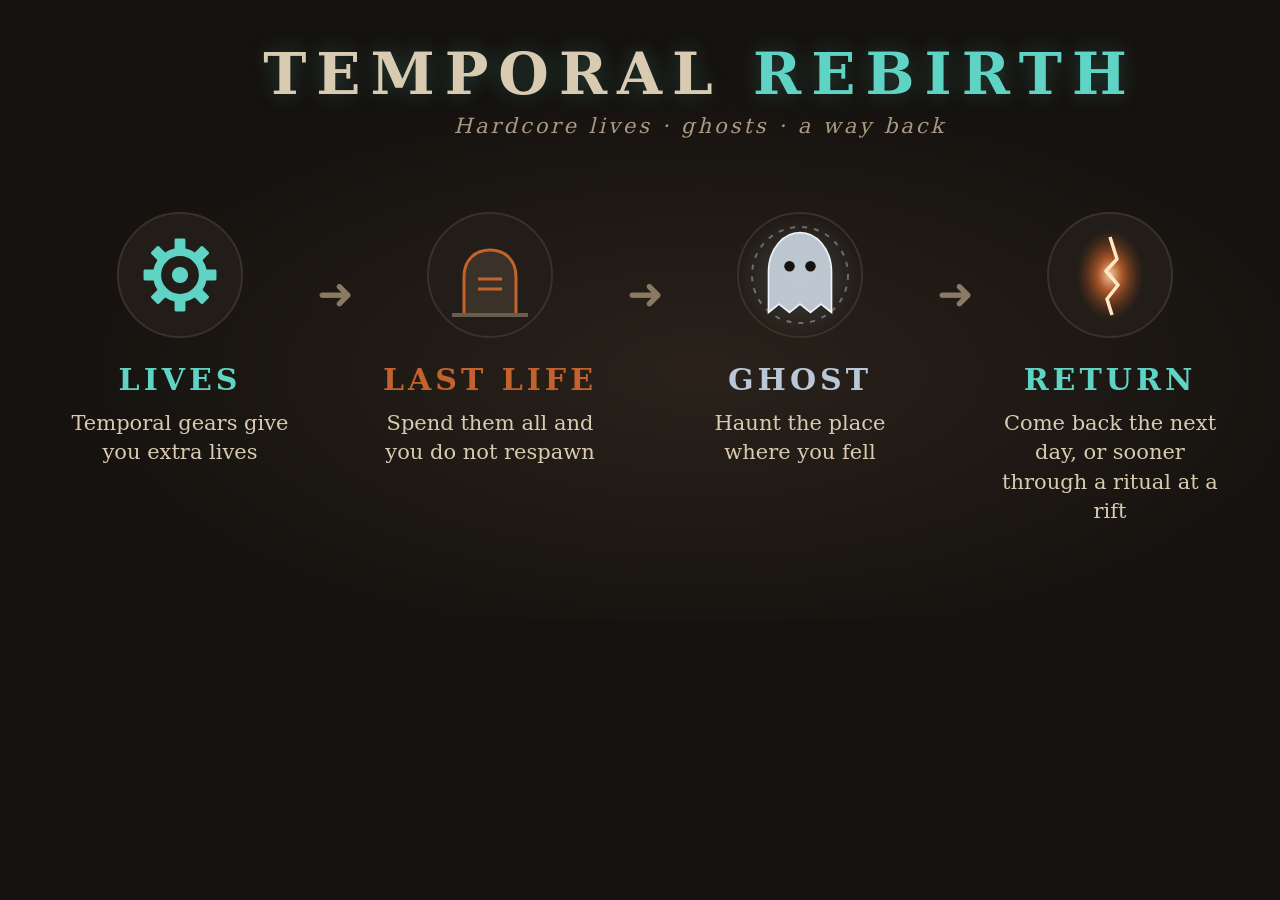
<file: docs/infographic.html>
<!doctype html>
<html>
<head>
<meta charset="utf-8">
<style>
  * { box-sizing: border-box; margin: 0; padding: 0; }
  html, body { width: 1400px; height: 620px; background: #15120f; overflow: hidden; }
  body {
    font-family: "Noto Serif", "DejaVu Serif", serif;
    color: #eadfcc;
    background: radial-gradient(ellipse 900px 400px at 50% 60%, #2a221b 0%, transparent 72%), #15120f;
  }
  header { text-align: center; padding-top: 40px; }
  h1 { font-size: 58px; letter-spacing: 10px; color: #d8cbb2; text-shadow: 0 0 22px rgba(95, 212, 196, .25); }
  h1 span { color: #5fd4c4; }
  .sub { margin-top: 6px; font-size: 21px; letter-spacing: 3px; color: #a99a84; font-style: italic; }

  .steps { position: absolute; left: 60px; right: 60px; top: 210px; display: flex; align-items: flex-start; }
  .step { flex: 1; text-align: center; }
  .step svg { display: block; margin: 0 auto; }
  .step h2 { margin-top: 22px; font-size: 30px; letter-spacing: 4px; }
  .step p { margin: 12px auto 0; width: 240px; font-size: 21px; line-height: 1.4; color: #d8cbb2; }
  .arrow { flex: none; width: 70px; padding-top: 58px; text-align: center; color: #8a7a64; font-size: 44px; }
  .teal { color: #5fd4c4; } .rust { color: #c4622d; } .pale { color: #b9c7d6; }
</style>
</head>
<body>
<svg width="0" height="0" style="position:absolute">
  <defs>
    <radialGradient id="riftGlow" cx="50%" cy="50%" r="50%">
      <stop offset="0%" stop-color="#ffd9a8" stop-opacity=".95"/>
      <stop offset="35%" stop-color="#c4622d" stop-opacity=".85"/>
      <stop offset="100%" stop-color="#6e3518" stop-opacity="0"/>
    </radialGradient>
    <radialGradient id="halo" cx="50%" cy="50%" r="50%">
      <stop offset="0%" stop-color="#b9c7d6" stop-opacity=".2"/>
      <stop offset="100%" stop-color="#b9c7d6" stop-opacity="0"/>
    </radialGradient>
  </defs>
</svg>

<header>
  <h1>TEMPORAL <span>REBIRTH</span></h1>
  <div class="sub">Hardcore lives · ghosts · a way back</div>
</header>

<div class="steps">
  <div class="step">
    <svg width="130" height="130" viewBox="-65 -65 130 130">
      <circle r="62" fill="#221d18" stroke="#3a3129" stroke-width="2"/>
      <g transform="scale(1.35)">
        <circle r="17" fill="none" stroke="#5fd4c4" stroke-width="6"/>
        <circle r="6" fill="#5fd4c4"/>
        <g fill="#5fd4c4">
          <rect x="-4" y="-27" width="8" height="10" rx="1"/><rect x="-4" y="17" width="8" height="10" rx="1"/>
          <rect x="-27" y="-4" width="10" height="8" rx="1"/><rect x="17" y="-4" width="10" height="8" rx="1"/>
          <rect x="-4" y="-27" width="8" height="10" rx="1" transform="rotate(45)"/><rect x="-4" y="-27" width="8" height="10" rx="1" transform="rotate(135)"/>
          <rect x="-4" y="-27" width="8" height="10" rx="1" transform="rotate(225)"/><rect x="-4" y="-27" width="8" height="10" rx="1" transform="rotate(315)"/>
        </g>
      </g>
    </svg>
    <h2 class="teal">LIVES</h2>
    <p>Temporal gears give you extra lives</p>
  </div>

  <div class="arrow">➜</div>

  <div class="step">
    <svg width="130" height="130" viewBox="-65 -65 130 130">
      <circle r="62" fill="#221d18" stroke="#3a3129" stroke-width="2"/>
      <g transform="translate(0,6)">
        <path d="M-26,34 L-26,-4 C-26,-22 -14,-31 0,-31 C14,-31 26,-22 26,-4 L26,34 Z" fill="#3a3129" stroke="#c4622d" stroke-width="3"/>
        <line x1="-12" y1="-2" x2="12" y2="-2" stroke="#c4622d" stroke-width="3"/>
        <line x1="-12" y1="8" x2="12" y2="8" stroke="#c4622d" stroke-width="3"/>
        <line x1="-38" y1="34" x2="38" y2="34" stroke="#6b5c4c" stroke-width="4"/>
      </g>
    </svg>
    <h2 class="rust">LAST LIFE</h2>
    <p>Spend them all and you do not respawn</p>
  </div>

  <div class="arrow">➜</div>

  <div class="step">
    <svg width="130" height="130" viewBox="-65 -65 130 130">
      <circle r="62" fill="url(#halo)" stroke="#3a3129" stroke-width="2"/>
      <circle r="48" fill="none" stroke="#b9c7d6" stroke-opacity=".45" stroke-width="2" stroke-dasharray="5 7"/>
      <g transform="translate(0,6) scale(1.05)">
        <path d="M-30,30 L-30,-8 C-30,-32 -15,-46 0,-46 C15,-46 30,-32 30,-8 L30,30 L20,22 L10,30 L0,22 L-10,30 L-20,22 Z"
              fill="#cdd8e3" fill-opacity=".9" stroke="#eef3f8" stroke-width="1.6"/>
        <circle cx="-10" cy="-14" r="5" fill="#15120f"/><circle cx="10" cy="-14" r="5" fill="#15120f"/>
      </g>
    </svg>
    <h2 class="pale">GHOST</h2>
    <p>Haunt the place where you fell</p>
  </div>

  <div class="arrow">➜</div>

  <div class="step">
    <svg width="130" height="130" viewBox="-65 -65 130 130">
      <circle r="62" fill="#221d18" stroke="#3a3129" stroke-width="2"/>
      <ellipse rx="34" ry="46" fill="url(#riftGlow)"/>
      <path d="M0,-38 L7,-16 L-4,-4 L8,10 L-3,24 L2,40" fill="none" stroke="#ffe6c4" stroke-width="3.5" stroke-linejoin="round"/>
    </svg>
    <h2 class="teal">RETURN</h2>
    <p>Come back the next day, or sooner through a ritual at a rift</p>
  </div>
</div>
</body>
</html>
</file>
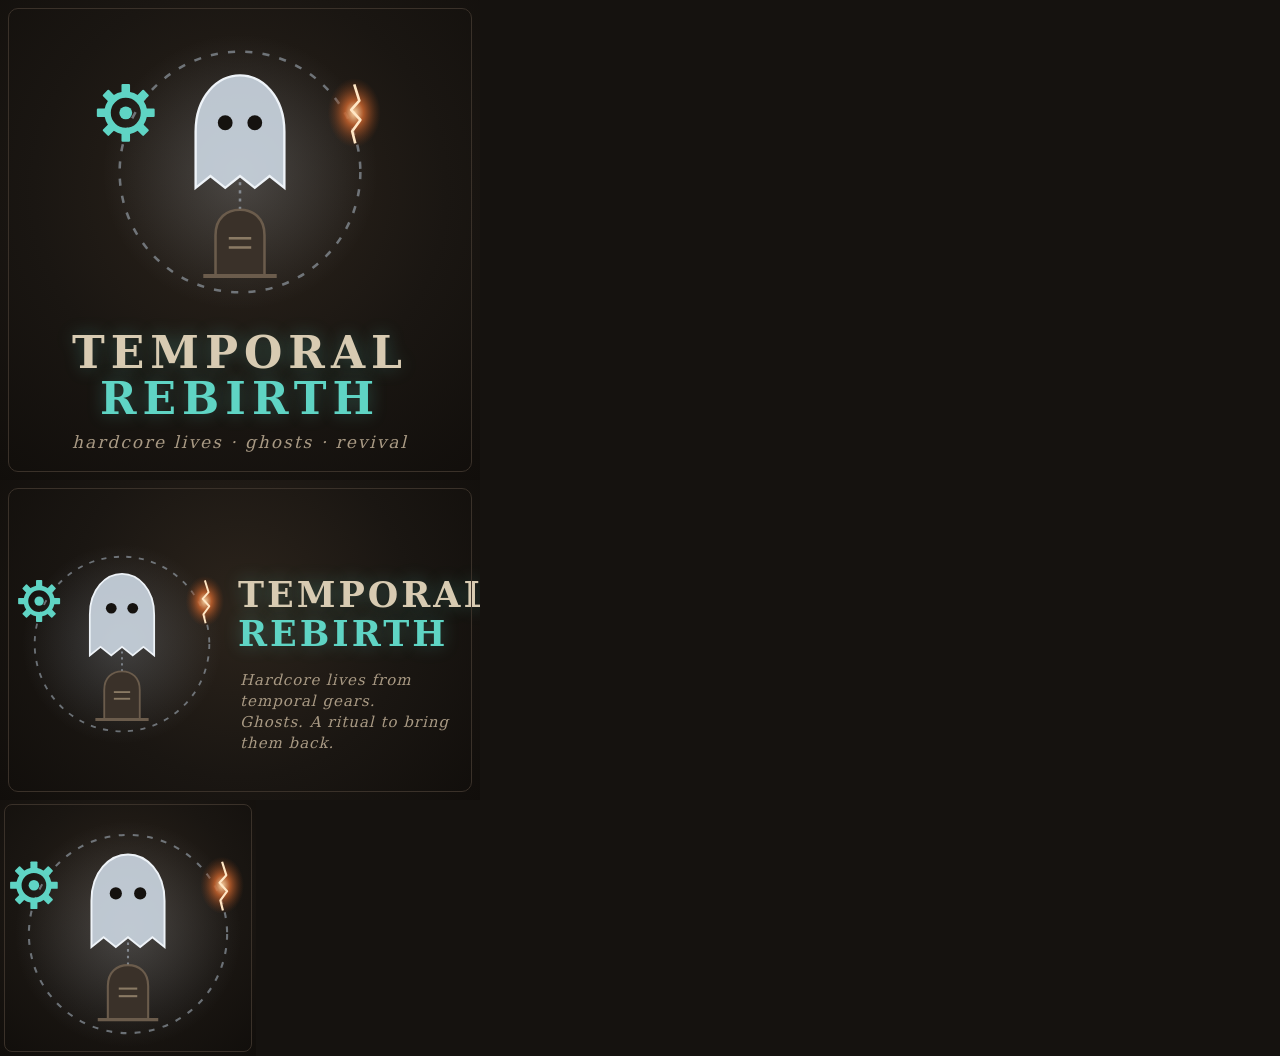
<file: docs/logo.html>
<!doctype html>
<html>
<head>
<meta charset="utf-8">
<style>
  * { box-sizing: border-box; margin: 0; padding: 0; }
  html, body { background: #15120f; overflow: hidden; }
  body { font-family: "Noto Serif", "DejaVu Serif", serif; }
  .frame {
    position: relative; overflow: hidden;
    background:
      radial-gradient(circle at 50% 40%, #2c241c 0%, #1a1612 55%, #110e0b 100%);
  }
  .frame::after {
    content: ""; position: absolute; inset: 8px;
    border: 1px solid #3a3129; border-radius: 10px; pointer-events: none;
  }
  .title { position: absolute; left: 0; right: 0; text-align: center; letter-spacing: 6px; font-weight: 700; color: #d8cbb2;
           text-shadow: 0 0 18px rgba(95, 212, 196, .3); }
  .title span { color: #5fd4c4; }
  .tag { position: absolute; left: 0; right: 0; text-align: center; color: #a99a84; font-style: italic; letter-spacing: 2px; }

  /* 480x480 */
  .square { width: 480px; height: 480px; }
  .square svg { position: absolute; left: 0; top: 0; }
  .square .title { top: 330px; font-size: 44px; line-height: 1.05; }
  .square .tag { top: 432px; font-size: 17px; }

  /* 480x320 */
  .wide { width: 480px; height: 320px; }
  .wide svg { position: absolute; left: 0; top: 0; }
  .wide .title { left: 238px; right: 14px; text-align: left; top: 96px; font-size: 35px; line-height: 1.1; letter-spacing: 3px; }
  .wide .tag { left: 240px; right: 14px; text-align: left; top: 190px; font-size: 15px; line-height: 1.4; letter-spacing: 1px; }

  /* 256x256 in-game icon: emblem only */
  .icon { width: 256px; height: 256px; }
  .icon svg { position: absolute; left: 0; top: 0; }
  .icon::after { inset: 4px; border-radius: 8px; }
</style>
</head>
<body>
<svg width="0" height="0" style="position:absolute">
  <defs>
    <radialGradient id="tether" cx="50%" cy="50%" r="50%">
      <stop offset="0%" stop-color="#b9c7d6" stop-opacity=".22"/>
      <stop offset="100%" stop-color="#b9c7d6" stop-opacity="0"/>
    </radialGradient>
    <radialGradient id="riftGlow" cx="50%" cy="50%" r="50%">
      <stop offset="0%" stop-color="#ffd9a8" stop-opacity=".95"/>
      <stop offset="35%" stop-color="#c4622d" stop-opacity=".85"/>
      <stop offset="100%" stop-color="#6e3518" stop-opacity="0"/>
    </radialGradient>
    <g id="gear">
      <circle r="17" fill="none" stroke="#5fd4c4" stroke-width="6"/>
      <circle r="6" fill="#5fd4c4"/>
      <g fill="#5fd4c4">
        <rect x="-4" y="-27" width="8" height="10" rx="1"/>
        <rect x="-4" y="17" width="8" height="10" rx="1"/>
        <rect x="-27" y="-4" width="10" height="8" rx="1"/>
        <rect x="17" y="-4" width="10" height="8" rx="1"/>
        <rect x="-4" y="-27" width="8" height="10" rx="1" transform="rotate(45)"/>
        <rect x="-4" y="-27" width="8" height="10" rx="1" transform="rotate(135)"/>
        <rect x="-4" y="-27" width="8" height="10" rx="1" transform="rotate(225)"/>
        <rect x="-4" y="-27" width="8" height="10" rx="1" transform="rotate(315)"/>
      </g>
    </g>
    <!-- emblem centred on (0,0), roughly 300x300 -->
    <g id="emblem">
      <circle r="135" fill="url(#tether)"/>
      <circle r="118" fill="none" stroke="#b9c7d6" stroke-opacity=".5" stroke-width="2.5" stroke-dasharray="7 10"/>
      <!-- tombstone -->
      <g transform="translate(0,62)">
        <path d="M-24,40 L-24,0 C-24,-17 -13,-25 0,-25 C13,-25 24,-17 24,0 L24,40 Z" fill="#3a3129" stroke="#6b5c4c" stroke-width="2.5"/>
        <line x1="-11" y1="3" x2="11" y2="3" stroke="#8a7a64" stroke-width="2.5"/>
        <line x1="-11" y1="12" x2="11" y2="12" stroke="#8a7a64" stroke-width="2.5"/>
        <line x1="-36" y1="40" x2="36" y2="40" stroke="#6b5c4c" stroke-width="4"/>
      </g>
      <line x1="0" y1="10" x2="0" y2="36" stroke="#b9c7d6" stroke-opacity=".55" stroke-width="2.5" stroke-dasharray="3 5"/>
      <!-- ghost -->
      <g transform="translate(0,-28) scale(1.45)">
        <path d="M-30,30 L-30,-8 C-30,-32 -15,-46 0,-46 C15,-46 30,-32 30,-8 L30,30 L20,22 L10,30 L0,22 L-10,30 L-20,22 Z"
              fill="#cdd8e3" fill-opacity=".9" stroke="#eef3f8" stroke-width="1.6"/>
        <circle cx="-10" cy="-14" r="5" fill="#15120f"/>
        <circle cx="10" cy="-14" r="5" fill="#15120f"/>
      </g>
      <!-- gear (lives) and rift (ritual) on the tether ring -->
      <use href="#gear" transform="translate(-112,-58) scale(1.05)"/>
      <g transform="translate(112,-58)">
        <ellipse rx="26" ry="34" fill="url(#riftGlow)"/>
        <path d="M0,-28 L5,-12 L-3,-3 L6,7 L-2,18 L1,30" fill="none" stroke="#ffe6c4" stroke-width="2.6" stroke-linejoin="round"/>
      </g>
    </g>
  </defs>
</svg>

<div id="square" class="frame square">
  <svg width="480" height="480"><use href="#emblem" transform="translate(240,172) scale(1.02)"/></svg>
  <div class="title">TEMPORAL<br><span>REBIRTH</span></div>
  <div class="tag">hardcore lives · ghosts · revival</div>
</div>

<div id="wide" class="frame wide">
  <svg width="240" height="320"><use href="#emblem" transform="translate(122,164) scale(0.74)"/></svg>
  <div class="title">TEMPORAL<br><span>REBIRTH</span></div>
  <div class="tag">Hardcore lives from temporal gears.<br>Ghosts. A ritual to bring them back.</div>
</div>

<div id="icon" class="frame icon">
  <svg width="256" height="256"><use href="#emblem" transform="translate(128,134) scale(0.84)"/></svg>
</div>

<script>
  // ?only=square|wide|icon renders a single variant for screenshotting.
  const only = new URLSearchParams(location.search).get("only");
  if (only) for (const el of document.querySelectorAll(".frame")) el.style.display = el.id === only ? "" : "none";
</script>
</body>
</html>
</file>
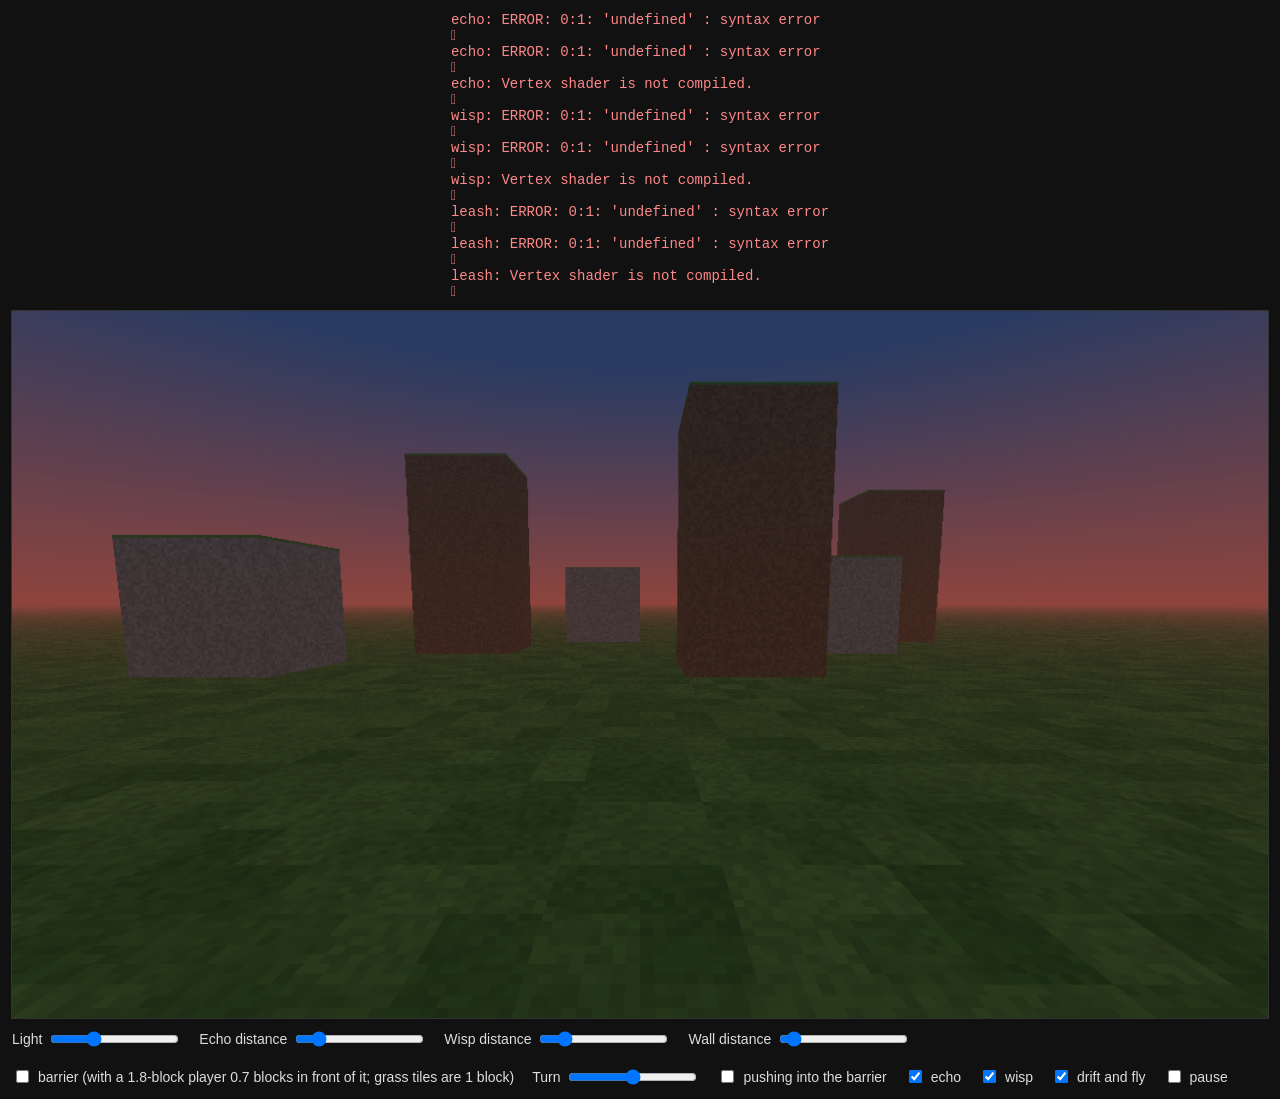
<file: test/shaders/live.html>
<!doctype html>
<meta charset="utf-8">
<title>Echo and wisp, live</title>
<style>
  body { margin: 0; background: #111; color: #ddd; font: 14px sans-serif; display: flex; flex-direction: column; align-items: center; gap: 10px; padding: 12px; }
  canvas { display: block; max-width: 100%; height: auto; border: 1px solid #333; }
  .controls { display: flex; flex-wrap: wrap; gap: 18px; align-items: center; }
  label { display: flex; gap: 6px; align-items: center; }
  #log { color: #f88; white-space: pre-wrap; margin: 0; }
</style>
<pre id="log"></pre>
<canvas id="view" width="1280" height="720"></canvas>
<div class="controls">
  <label>Light <input id="light" type="range" min="0.05" max="1" step="0.01" value="0.35"></label>
  <label>Echo distance <input id="far" type="range" min="1.5" max="20" step="0.1" value="4"></label>
  <label>Wisp distance <input id="wispFar" type="range" min="1.5" max="30" step="0.1" value="6"></label>
  <label>Wall distance <input id="wall" type="range" min="0.3" max="60" step="0.1" value="4"></label>
  <label><input id="leashOn" type="checkbox"> barrier (with a 1.8-block player 0.7 blocks in front of it; grass tiles are 1 block)</label>
  <label>Turn <input id="yaw" type="range" min="-1.5" max="1.5" step="0.01" value="0"></label>
  <label><input id="pushOn" type="checkbox"> pushing into the barrier</label>
  <label><input id="echoOn" type="checkbox" checked> echo</label>
  <label><input id="wispOn" type="checkbox" checked> wisp</label>
  <label><input id="flyOn" type="checkbox" checked> drift and fly</label>
  <label><input id="pause" type="checkbox"> pause</label>
</div>
<script>
// Filled in by live.py: file name -> source, made to compile in WebGL 2.
const SHADERS = /*SHADERS*/{};
const W = 1280, H = 720, EYE = [0, 1.6, 0], FAR = 1500, NEAR = 0.1;
const $ = (id) => document.getElementById(id);
const problems = [];

function multiply(a, b) {
  const r = new Float32Array(16);
  for (let i = 0; i < 4; i++) for (let j = 0; j < 4; j++) for (let k = 0; k < 4; k++) r[i * 4 + j] += a[k * 4 + j] * b[i * 4 + k];
  return r;
}

function invert(m) {
  const rows = [0, 1, 2, 3].map((i) => [m[i], m[4 + i], m[8 + i], m[12 + i], ...[0, 1, 2, 3].map((j) => Number(i === j))]);
  for (let i = 0; i < 4; i++) {
    let p = i;
    for (let k = i; k < 4; k++) if (Math.abs(rows[k][i]) > Math.abs(rows[p][i])) p = k;
    [rows[i], rows[p]] = [rows[p], rows[i]];
    rows[i] = rows[i].map((x) => x / rows[i][i]);
    for (let k = 0; k < 4; k++) if (k !== i) { const f = rows[k][i]; rows[k] = rows[k].map((x, j) => x - f * rows[i][j]); }
  }
  const r = new Float32Array(16);
  for (let i = 0; i < 4; i++) for (let j = 0; j < 4; j++) r[j * 4 + i] = rows[i][4 + j];
  return r;
}

function viewProjection(pitch, yaw = 0) {
  const f = 1 / Math.tan(0.6), c = Math.cos(pitch), s = Math.sin(pitch), cy = Math.cos(yaw), sy = Math.sin(yaw);
  const projection = [f / (W / H), 0, 0, 0, 0, f, 0, 0, 0, 0, (FAR + NEAR) / (NEAR - FAR), -1, 0, 0, 2 * FAR * NEAR / (NEAR - FAR), 0];
  const pitchM = [1, 0, 0, 0, 0, c, s, 0, 0, -s, c, 0, 0, 0, 0, 1];
  const yawM = [cy, 0, -sy, 0, 0, 1, 0, 0, sy, 0, cy, 0, 0, 0, 0, 1];
  const view = Array.from(multiply(pitchM, yawM));
  for (let i = 0; i < 3; i++) view[12 + i] = -(view[i] * EYE[0] + view[4 + i] * EYE[1] + view[8 + i] * EYE[2]);
  return multiply(projection, view);
}

// A blocky world: grass in 1/1 block tiles, a few stone and dirt pillars, sky; light scales it from day to night.
const WORLD_VERTEX = `#version 300 es
precision highp float;
layout(location = 0) in vec3 position;
layout(location = 1) in vec2 uv;
uniform mat4 inverseViewProjection;
out vec3 farPoint;
void main() {
  vec4 p = inverseViewProjection * vec4(uv * 2.0 - 1.0, 1.0, 1.0);
  farPoint = p.xyz / p.w;
  gl_Position = vec4(uv * 2.0 - 1.0, 0.0, 1.0);
}`;
const WORLD_FRAGMENT = `#version 300 es
precision highp float;
in vec3 farPoint;
uniform vec3 camera;
uniform mat4 viewProjection;
uniform float light;
uniform vec3 figure; // feet of a player for scale; y below -50 hides it
layout(location = 0) out vec4 color;
layout(location = 1) out vec4 depth;
float hash(vec2 p) { return fract(sin(dot(floor(p), vec2(12.9, 78.2))) * 43758.5); }
float hash3(vec3 p) { return fract(sin(dot(floor(p), vec3(12.9, 78.2, 37.7))) * 43758.5); }
void main() {
  vec3 d = normalize(farPoint - camera);
  vec3 dusk = mix(vec3(0.55, 0.25, 0.22), vec3(0.75, 0.85, 0.95), smoothstep(0.3, 0.8, light));
  vec3 sky = mix(dusk, mix(vec3(0.05, 0.06, 0.14), vec3(0.35, 0.55, 0.85), light), clamp(d.y * 2.5, 0.0, 1.0));
  vec3 c = sky;
  float t = 1e9;
  vec3 cFig = vec3(0.0); bool hitFig = false;
  if (d.y < 0.0) {
    t = -camera.y / d.y;
    vec3 p = camera + d * t;
    c = mix(vec3(0.25, 0.42, 0.16), vec3(0.36, 0.52, 0.22), hash(p.xz * 2.0)) * mix(0.9, 1.1, hash(p.xz * 16.0));
  }
  for (int i = 0; i < 6; i++) {
    vec3 lo = vec3(float(i * 4 - 11), 0.0, -14.0 - float(i % 3) * 5.0), hi = lo + vec3(3.0, 3.0 + float(i % 2) * 3.0, 3.0);
    vec3 m = (lo - camera) / d, M = (hi - camera) / d, a = min(m, M), b = max(m, M);
    float enter = max(max(a.x, a.y), a.z), leave = min(min(b.x, b.y), b.z);
    if (enter > 0.0 && enter < leave && enter < t) {
      t = enter;
      vec3 p = camera + d * t;
      float n = hash3(p * 16.0 + 0.001);
      c = (i % 2 == 0 ? vec3(0.5, 0.48, 0.45) : vec3(0.42, 0.3, 0.2)) * mix(0.85, 1.1, n);
      if (p.y > hi.y - 0.06) c = vec3(0.3, 0.48, 0.2);
    }
  }
  // A player of the game's size for scale: 1.8 blocks tall, head 0.5, body and arms 0.75, legs 0.75 (blocks).
  if (figure.y > -50.0) {
    for (int i = 0; i < 6; i++) {
      vec3 lo, hi, c;
      if (i == 0) { lo = vec3(-0.25, 0.0, -0.125); hi = vec3(0.0, 0.75, 0.125); c = vec3(0.22, 0.25, 0.45); }
      else if (i == 1) { lo = vec3(0.0, 0.0, -0.125); hi = vec3(0.25, 0.75, 0.125); c = vec3(0.20, 0.23, 0.42); }
      else if (i == 2) { lo = vec3(-0.25, 0.75, -0.125); hi = vec3(0.25, 1.375, 0.125); c = vec3(0.15, 0.50, 0.48); }
      else if (i == 3) { lo = vec3(-0.5, 0.75, -0.125); hi = vec3(-0.25, 1.375, 0.125); c = vec3(0.13, 0.45, 0.43); }
      else if (i == 4) { lo = vec3(0.25, 0.75, -0.125); hi = vec3(0.5, 1.375, 0.125); c = vec3(0.13, 0.45, 0.43); }
      else { lo = vec3(-0.25, 1.375, -0.25); hi = vec3(0.25, 1.8, 0.25); c = vec3(0.80, 0.62, 0.48); }
      lo += figure; hi += figure;
      vec3 m = (lo - camera) / d, M = (hi - camera) / d, a = min(m, M), b = max(m, M);
      float enter = max(max(a.x, a.y), a.z), leave = min(min(b.x, b.y), b.z);
      if (enter > 0.0 && enter < leave && enter < t) { t = enter; vec3 pp = camera + d * t; c *= 0.75 + 0.25 * step(hi.y - 0.01, pp.y); }
      if (enter > 0.0 && enter < leave && enter <= t) c = c;
      if (enter > 0.0 && enter < leave && abs(enter - t) < 1e-6) { cFig = c; hitFig = true; }
    }
  }
  if (hitFig) c = cFig;
  if (t < 1e8) {
    c *= mix(vec3(0.25, 0.3, 0.5) * 0.35, vec3(1.0), light);
    c = mix(c, sky, 1.0 - exp(-t * 0.01));
  }
  color = vec4(c, 1.0);
  vec4 p = viewProjection * vec4(camera + d * min(t, 1400.0), 1.0);
  depth = vec4(t > 1400.0 ? 1.0 : p.z / p.w * 0.5 + 0.5);
}`;

const canvas = $("view");
const gl = canvas.getContext("webgl2", { antialias: false, alpha: false });
gl.getExtension("EXT_color_buffer_float");
for (const [place, size, data] of [[0, 3, [-1, -1, 0, 1, -1, 0, 1, 1, 0, -1, -1, 0, 1, 1, 0, -1, 1, 0]], [1, 2, [0, 0, 1, 0, 1, 1, 0, 0, 1, 1, 0, 1]]]) {
  gl.bindBuffer(gl.ARRAY_BUFFER, gl.createBuffer());
  gl.bufferData(gl.ARRAY_BUFFER, new Float32Array(data), gl.STATIC_DRAW);
  gl.enableVertexAttribArray(place);
  gl.vertexAttribPointer(place, size, gl.FLOAT, false, 0, 0);
}

function program(vertex, fragment, name) {
  const p = gl.createProgram();
  for (const [type, source] of [[gl.VERTEX_SHADER, vertex], [gl.FRAGMENT_SHADER, fragment]]) {
    const shader = gl.createShader(type);
    gl.shaderSource(shader, source);
    gl.compileShader(shader);
    if (!gl.getShaderParameter(shader, gl.COMPILE_STATUS)) problems.push(name + ": " + gl.getShaderInfoLog(shader));
    gl.attachShader(p, shader);
  }
  gl.linkProgram(p);
  if (!gl.getProgramParameter(p, gl.LINK_STATUS)) problems.push(name + ": " + gl.getProgramInfoLog(p));
  return p;
}

function texture(format) {
  const t = gl.createTexture();
  gl.bindTexture(gl.TEXTURE_2D, t);
  gl.texStorage2D(gl.TEXTURE_2D, 1, format, W, H);
  for (const key of [gl.TEXTURE_MIN_FILTER, gl.TEXTURE_MAG_FILTER]) gl.texParameteri(gl.TEXTURE_2D, key, gl.NEAREST);
  return t;
}

const world = program(WORLD_VERTEX, WORLD_FRAGMENT, "world");
const echo = program(SHADERS["echo.vsh"], SHADERS["echo.fsh"], "echo");
const wisp = program(SHADERS["wisp.vsh"], SHADERS["wisp.fsh"], "wisp");
const leash = program(SHADERS["leash.vsh"], SHADERS["leash.fsh"], "leash");
const color = texture(gl.RGBA8), depth = texture(gl.R32F), target = gl.createFramebuffer();
gl.bindFramebuffer(gl.FRAMEBUFFER, target);
gl.framebufferTexture2D(gl.FRAMEBUFFER, gl.COLOR_ATTACHMENT0, gl.TEXTURE_2D, color, 0);
gl.framebufferTexture2D(gl.FRAMEBUFFER, gl.COLOR_ATTACHMENT1, gl.TEXTURE_2D, depth, 0);
gl.drawBuffers([gl.COLOR_ATTACHMENT0, gl.COLOR_ATTACHMENT1]);
gl.bindFramebuffer(gl.FRAMEBUFFER, null);
$("log").textContent = problems.join("\n");

let vp = viewProjection(0.12), inverse = invert(vp);
function use(p, time) {
  gl.useProgram(p);
  const at = (name) => gl.getUniformLocation(p, name);
  gl.uniformMatrix4fv(at("viewProjection"), false, vp);
  gl.uniformMatrix4fv(at("inverseViewProjection"), false, inverse);
  gl.uniform3fv(at("camera"), EYE);
  gl.uniform1f(at("time"), time);
  gl.uniform1i(at("sceneColor"), 0);
  gl.uniform1i(at("sceneDepth"), 1);
  gl.uniform1f(at("light"), +$("light").value);
  return at;
}

// The same numbers EchoLook (half width 0.7, height 2.1) and WispOrb (radius 0.45) give the shaders; both face the camera.
function billboard(at, x, y, z, half, height, seed) {
  const dx = EYE[0] - x, dz = EYE[2] - z, length = Math.max(0.001, Math.hypot(dx, dz));
  gl.uniform3f(at("feet"), x, y, z);
  gl.uniform3f(at("side"), dz / length * half, 0, -dx / length * half);
  gl.uniform1f(at("height"), height);
  gl.uniform1f(at("seed"), seed);
  gl.drawArrays(gl.TRIANGLES, 0, 6);
}

let shown = 0, last = performance.now();
const hits = [-9, -9, -9]; let nextHit = 0, lastHit = -9;
function frame(now) {
  if (!$("pause").checked) shown += (now - last) / 1000;
  last = now;
  const t = shown;
  vp = viewProjection(0.12, +$("yaw").value); inverse = invert(vp);
  gl.viewport(0, 0, W, H);
  gl.disable(gl.BLEND);
  gl.bindFramebuffer(gl.FRAMEBUFFER, target);
  const wat = use(world, t);
  gl.uniform3f(wat("figure"), 1.1, $("leashOn").checked ? 0 : -100, -(+$("wall").value - 0.7));
  gl.drawArrays(gl.TRIANGLES, 0, 6);
  gl.bindFramebuffer(gl.READ_FRAMEBUFFER, target);
  gl.bindFramebuffer(gl.DRAW_FRAMEBUFFER, null);
  gl.readBuffer(gl.COLOR_ATTACHMENT0);
  gl.blitFramebuffer(0, 0, W, H, 0, 0, W, H, gl.COLOR_BUFFER_BIT, gl.NEAREST);
  gl.bindFramebuffer(gl.FRAMEBUFFER, null);
  gl.activeTexture(gl.TEXTURE0); gl.bindTexture(gl.TEXTURE_2D, color);
  gl.activeTexture(gl.TEXTURE1); gl.bindTexture(gl.TEXTURE_2D, depth);
  gl.enable(gl.BLEND);
  gl.blendFunc(gl.SRC_ALPHA, gl.ONE_MINUS_SRC_ALPHA);
  const fly = $("flyOn").checked;
  if ($("leashOn").checked) {
    // The same numbers LeashLook gives: a sphere of radius 100 whose wall is `wall` blocks ahead of the camera.
    const at = use(leash, t), radius = 100, fromCenter = [EYE[0], EYE[1], EYE[2] + +$("wall").value - radius], away = Math.hypot(...fromCenter);
    gl.uniform3fv(at("fromCenter"), fromCenter);
    gl.uniform1f(at("outside"), (away - radius) * (away + radius));
    gl.uniform3f(at("player"), 0, -0.6, 0);
    // While "pushing", the guard reports a hit every 0.6 s, as LeashGuard does, at the wall straight ahead.
    if ($("pushOn").checked && t - lastHit > 0.6) { hits[nextHit] = t; nextHit = (nextHit + 1) % 3; lastHit = t; }
    ["hit0", "hit1", "hit2"].forEach((h, i) => {
      const age = t - hits[i];
      gl.uniform4f(at(h), 0, -0.4, -(+$("wall").value), hits[i] >= 0 && age < 2.5 ? age : -1);
    });
    gl.drawArrays(gl.TRIANGLES, 0, 6);
  }
  if ($("echoOn").checked) {
    const z = -+$("far").value;
    const x = fly ? Math.sin(t * 0.35) * 1.2 : 0, y = fly ? Math.max(0, Math.sin(t * 0.22)) * 2.0 : 0;
    billboard(use(echo, t), x - 0.8, y, z, 0.7, 2.1, 7);
  }
  if ($("wispOn").checked) {
    const z = -+$("wispFar").value, bob = 0.12 * Math.sin(t * 1.7);
    billboard(use(wisp, t), 1.4, 1.2 + bob - 0.45, z, 0.45, 0.9, 3);
  }
  requestAnimationFrame(frame);
}
requestAnimationFrame(frame);
</script>
</file>
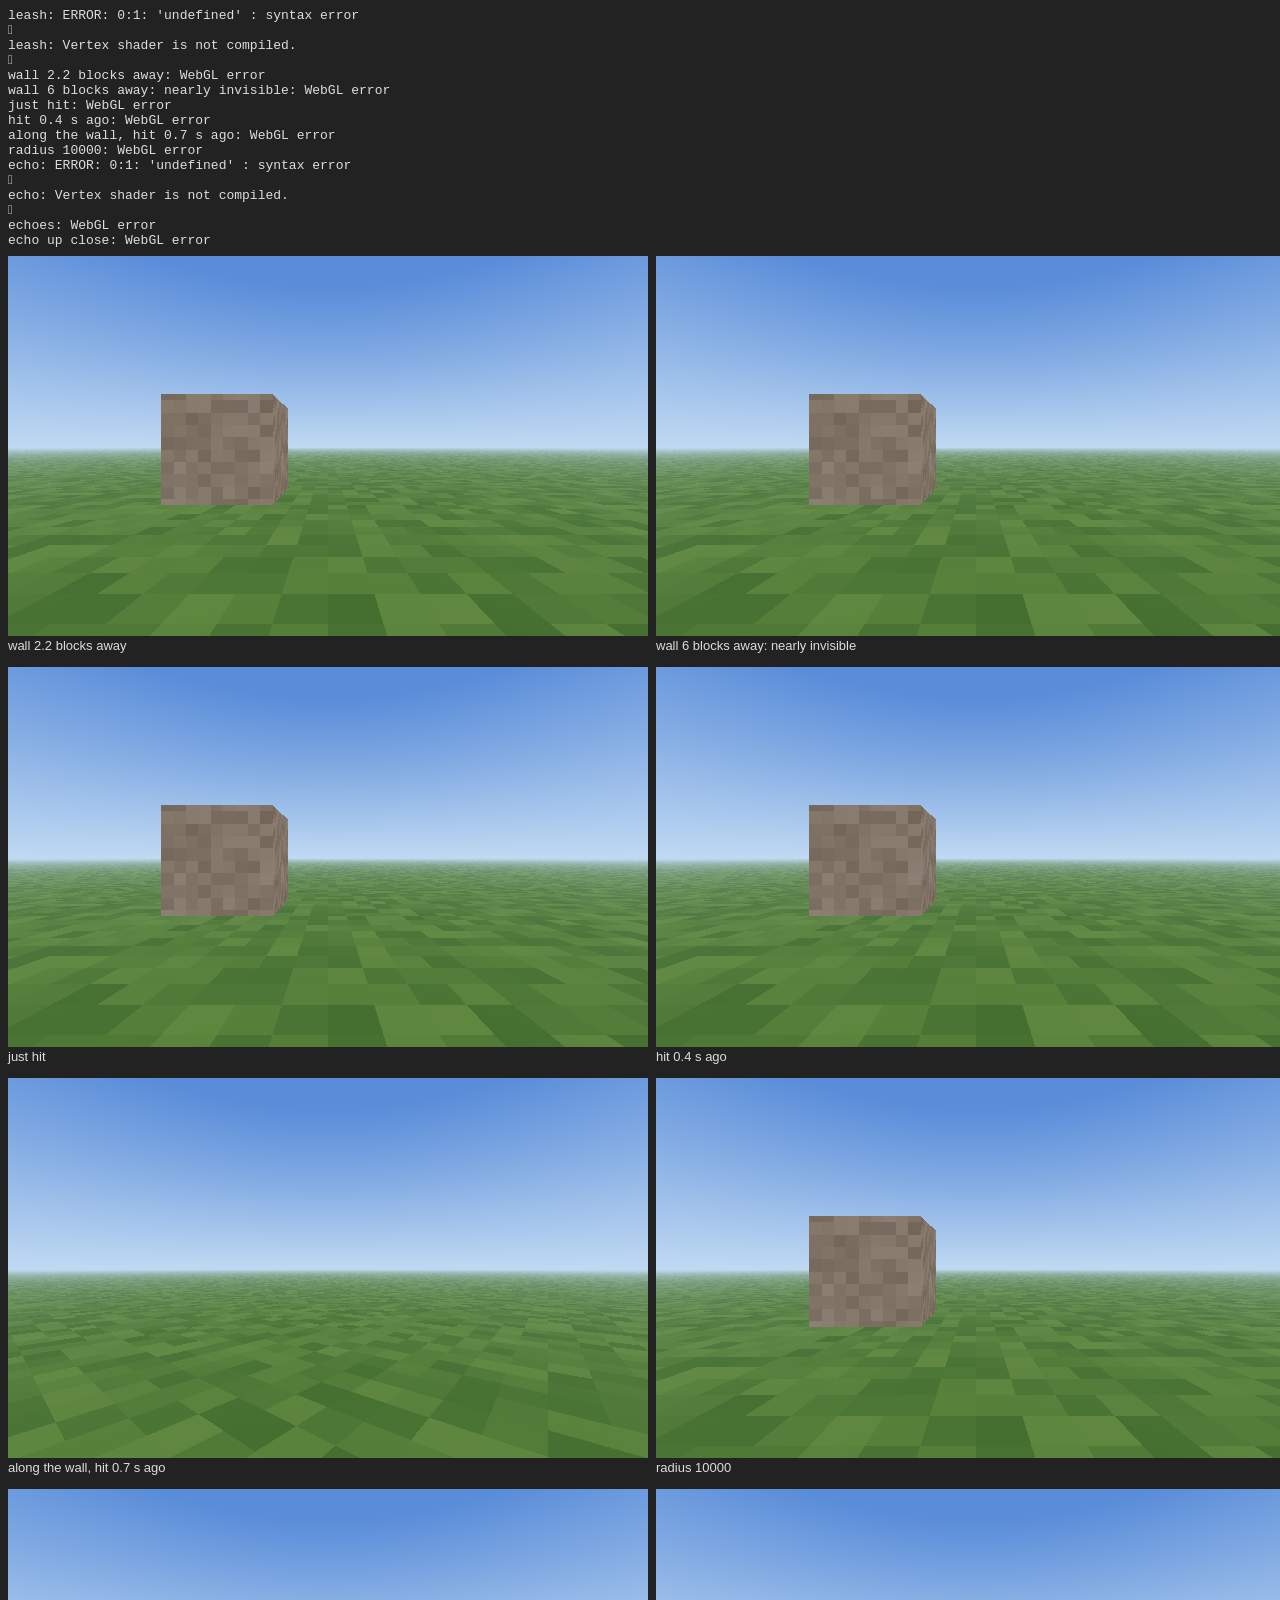
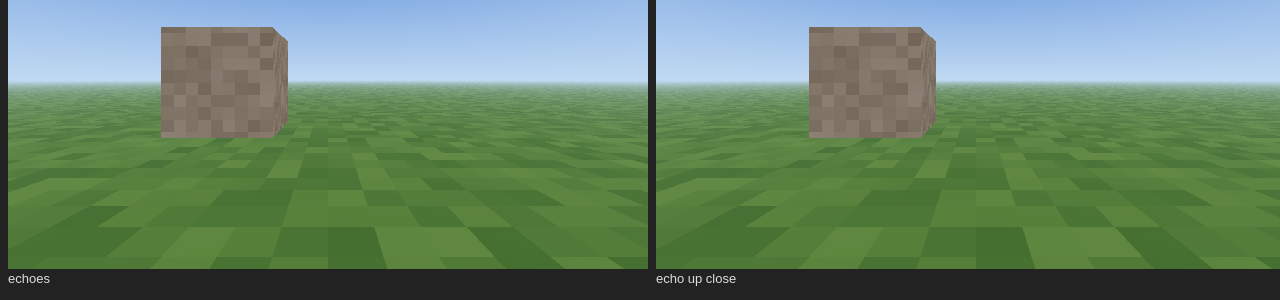
<file: test/shaders/preview.html>
<!doctype html>
<meta charset="utf-8">
<title>Shader preview</title>
<style>
  body { margin: 8px; background: #222; color: #ddd; font: 13px sans-serif; display: grid; grid-template-columns: repeat(2, 640px); gap: 8px; }
  figure { margin: 0; } figcaption { padding: 2px 0 6px; } canvas { display: block; }
</style>
<pre id="log" style="grid-column: 1 / -1; margin: 0"></pre>
<script>
// Filled in by preview.py: file name -> source, made to compile in WebGL 2.
const SHADERS = /*SHADERS*/{};

// What to draw. wall = blocks to the edge of the sphere, hit = seconds since it was hit, yaw = looking along the wall.
const SCENES = [
  { name: "wall 2.2 blocks away", wall: 2.2 },
  { name: "wall 6 blocks away: nearly invisible", wall: 6 },
  { name: "just hit", wall: 2.2, hit: 0.15 },
  { name: "hit 0.4 s ago", wall: 1.5, hit: 0.4 },
  { name: "along the wall, hit 0.7 s ago", wall: 1.2, yaw: 0.9, hit: 0.7 },
  { name: "radius 10000", wall: 2.5, radius: 10000, hit: 0.5 },
  { name: "echoes", echoes: [[0.2, -3, 1], [2.2, -6, 7], [-3.2, -7, 3], [6, -16, 2]] },
  { name: "echo up close", echoes: [[0, -1.8, 1]] },
];
const W = 640, H = 380, EYE = [0, 1.6, 0], FAR = 1500, NEAR = 0.1;
const problems = [];

// ---------- matrices, column by column like in the game ----------

function multiply(a, b) {
  const r = new Float32Array(16);
  for (let i = 0; i < 4; i++) for (let j = 0; j < 4; j++) for (let k = 0; k < 4; k++) r[i * 4 + j] += a[k * 4 + j] * b[i * 4 + k];
  return r;
}

function invert(m) {
  const rows = [0, 1, 2, 3].map((i) => [m[i], m[4 + i], m[8 + i], m[12 + i], ...[0, 1, 2, 3].map((j) => Number(i === j))]);
  for (let i = 0; i < 4; i++) {
    let p = i;
    for (let k = i; k < 4; k++) if (Math.abs(rows[k][i]) > Math.abs(rows[p][i])) p = k;
    [rows[i], rows[p]] = [rows[p], rows[i]];
    rows[i] = rows[i].map((x) => x / rows[i][i]);
    for (let k = 0; k < 4; k++) if (k !== i) { const f = rows[k][i]; rows[k] = rows[k].map((x, j) => x - f * rows[i][j]); }
  }
  const r = new Float32Array(16);
  for (let i = 0; i < 4; i++) for (let j = 0; j < 4; j++) r[j * 4 + i] = rows[i][4 + j];
  return r;
}

function viewProjection(yaw) {
  const f = 1 / Math.tan(0.6), c = Math.cos(yaw), s = Math.sin(yaw);
  const projection = [f / (W / H), 0, 0, 0, 0, f, 0, 0, 0, 0, (FAR + NEAR) / (NEAR - FAR), -1, 0, 0, 2 * FAR * NEAR / (NEAR - FAR), 0];
  const view = [c, 0, -s, 0, 0, 1, 0, 0, s, 0, c, 0, 0, 0, 0, 1];
  for (let i = 0; i < 3; i++) view[12 + i] = -(view[i] * EYE[0] + view[4 + i] * EYE[1] + view[8 + i] * EYE[2]);
  return multiply(projection, view);
}

// ---------- a world to look at: grass, sky and a block, with depth ----------

const WORLD_VERTEX = `#version 300 es
precision highp float;
layout(location = 0) in vec3 position;
layout(location = 1) in vec2 uv;
uniform mat4 inverseViewProjection;
out vec3 farPoint;
void main() {
  vec4 p = inverseViewProjection * vec4(uv * 2.0 - 1.0, 1.0, 1.0);
  farPoint = p.xyz / p.w;
  gl_Position = vec4(uv * 2.0 - 1.0, 0.0, 1.0);
}`;
const WORLD_FRAGMENT = `#version 300 es
precision highp float;
in vec3 farPoint;
uniform vec3 camera;
uniform mat4 viewProjection;
layout(location = 0) out vec4 color;
layout(location = 1) out vec4 depth;
float hash(vec2 p) { return fract(sin(dot(floor(p), vec2(12.9, 78.2))) * 43758.5); }
void main() {
  vec3 d = normalize(farPoint - camera), sky = vec3(0.75, 0.85, 0.95);
  vec3 c = mix(sky, vec3(0.35, 0.55, 0.85), clamp(d.y * 2.0, 0.0, 1.0));
  float t = 1e9;
  if (d.y < 0.0) {
    t = -camera.y / d.y;
    c = mix(vec3(0.25, 0.42, 0.16), vec3(0.36, 0.52, 0.22), hash((camera + d * t).xz * 2.0));
    c = mix(c, sky, 1.0 - exp(-t * 0.012));
  }
  vec3 middle = vec3(-3.0, 1.5, -9.0), m = (middle - 1.5 - camera) / d, M = (middle + 1.5 - camera) / d;
  vec3 a = min(m, M), b = max(m, M);
  float enter = max(max(a.x, a.y), a.z), leave = min(min(b.x, b.y), b.z);
  if (enter > 0.0 && enter < leave && enter < t) {
    t = enter;
    vec3 p = camera + d * t;
    c = mix(vec3(0.45, 0.4, 0.35), vec3(0.55, 0.5, 0.45), hash(p.xy * 3.0 + p.zz * 3.0));
  }
  color = vec4(c, 1.0);
  vec4 p = viewProjection * vec4(camera + d * t, 1.0);
  depth = vec4(t > 1400.0 ? 1.0 : p.z / p.w * 0.5 + 0.5);
}`;

// ---------- drawing ----------

function program(gl, vertex, fragment, name) {
  const p = gl.createProgram();
  for (const [type, source] of [[gl.VERTEX_SHADER, vertex], [gl.FRAGMENT_SHADER, fragment]]) {
    const shader = gl.createShader(type);
    gl.shaderSource(shader, source);
    gl.compileShader(shader);
    if (!gl.getShaderParameter(shader, gl.COMPILE_STATUS)) problems.push(name + ": " + gl.getShaderInfoLog(shader));
    gl.attachShader(p, shader);
  }
  gl.linkProgram(p);
  if (!gl.getProgramParameter(p, gl.LINK_STATUS)) problems.push(name + ": " + gl.getProgramInfoLog(p));
  gl.useProgram(p);
  return p;
}

function texture(gl, format) {
  const t = gl.createTexture();
  gl.bindTexture(gl.TEXTURE_2D, t);
  gl.texStorage2D(gl.TEXTURE_2D, 1, format, W, H);
  for (const key of [gl.TEXTURE_MIN_FILTER, gl.TEXTURE_MAG_FILTER]) gl.texParameteri(gl.TEXTURE_2D, key, gl.NEAREST);
  return t;
}

function draw(scene) {
  const figure = document.body.appendChild(document.createElement("figure")), canvas = figure.appendChild(document.createElement("canvas"));
  figure.appendChild(document.createElement("figcaption")).textContent = scene.name;
  canvas.width = W;
  canvas.height = H;
  const gl = canvas.getContext("webgl2", { preserveDrawingBuffer: true, antialias: false, alpha: false });
  gl.getExtension("EXT_color_buffer_float");
  for (const [place, size, data] of [[0, 3, [-1, -1, 0, 1, -1, 0, 1, 1, 0, -1, -1, 0, 1, 1, 0, -1, 1, 0]], [1, 2, [0, 0, 1, 0, 1, 1, 0, 0, 1, 1, 0, 1]]]) {
    gl.bindBuffer(gl.ARRAY_BUFFER, gl.createBuffer());
    gl.bufferData(gl.ARRAY_BUFFER, new Float32Array(data), gl.STATIC_DRAW);
    gl.enableVertexAttribArray(place);
    gl.vertexAttribPointer(place, size, gl.FLOAT, false, 0, 0);
  }
  const vp = viewProjection(scene.yaw || 0), inverse = invert(vp);
  let p;
  const at = (name) => gl.getUniformLocation(p, name);
  const quad = () => gl.drawArrays(gl.TRIANGLES, 0, 6);
  const use = (name, vertex, fragment) => {
    p = program(gl, vertex, fragment, name);
    gl.uniformMatrix4fv(at("viewProjection"), false, vp);
    gl.uniformMatrix4fv(at("inverseViewProjection"), false, inverse);
    gl.uniform3fv(at("camera"), EYE);
    gl.uniform1f(at("time"), 3);
    gl.uniform1i(at("sceneColor"), 0);
    gl.uniform1i(at("sceneDepth"), 1);
  };

  const color = texture(gl, gl.RGBA8), depth = texture(gl, gl.R32F), target = gl.createFramebuffer();
  gl.viewport(0, 0, W, H);
  gl.bindFramebuffer(gl.FRAMEBUFFER, target);
  gl.framebufferTexture2D(gl.FRAMEBUFFER, gl.COLOR_ATTACHMENT0, gl.TEXTURE_2D, color, 0);
  gl.framebufferTexture2D(gl.FRAMEBUFFER, gl.COLOR_ATTACHMENT1, gl.TEXTURE_2D, depth, 0);
  gl.drawBuffers([gl.COLOR_ATTACHMENT0, gl.COLOR_ATTACHMENT1]);
  use("world", WORLD_VERTEX, WORLD_FRAGMENT);
  quad();
  gl.bindFramebuffer(gl.DRAW_FRAMEBUFFER, null);
  gl.readBuffer(gl.COLOR_ATTACHMENT0);
  gl.blitFramebuffer(0, 0, W, H, 0, 0, W, H, gl.COLOR_BUFFER_BIT, gl.NEAREST);
  gl.bindFramebuffer(gl.FRAMEBUFFER, null);

  for (const [unit, t] of [[0, color], [1, depth]]) {
    gl.activeTexture(gl.TEXTURE0 + unit);
    gl.bindTexture(gl.TEXTURE_2D, t);
  }
  gl.enable(gl.BLEND);
  gl.blendFunc(gl.SRC_ALPHA, gl.ONE_MINUS_SRC_ALPHA);

  // The same numbers as LeashLook and EchoLook give the shaders.
  if (scene.wall) {
    use("leash", SHADERS["leash.vsh"], SHADERS["leash.fsh"]);
    const radius = scene.radius || 24, fromCenter = [EYE[0], EYE[1], EYE[2] + scene.wall - radius], away = Math.hypot(...fromCenter);
    gl.uniform3fv(at("fromCenter"), fromCenter);
    gl.uniform1f(at("outside"), (away - radius) * (away + radius));
    gl.uniform3f(at("player"), 0, -0.6, 0);
    gl.uniform4f(at("hit0"), 0.2, -0.4, -scene.wall, scene.hit || -1);
    gl.uniform4f(at("hit1"), 0, 0, 0, -1);
    gl.uniform4f(at("hit2"), 0, 0, 0, -1);
    quad();
  }
  if (scene.echoes) use("echo", SHADERS["echo.vsh"], SHADERS["echo.fsh"]);
  for (const [x, z, seed] of scene.echoes || []) {
    const dx = EYE[0] - x, dz = EYE[2] - z, length = Math.hypot(dx, dz);
    gl.uniform3f(at("feet"), x, 0, z);
    gl.uniform3f(at("side"), dz / length * 0.7, 0, -dx / length * 0.7);
    gl.uniform1f(at("height"), 2.1);
    gl.uniform1f(at("seed"), seed);
    quad();
  }
  if (gl.getError()) problems.push(scene.name + ": WebGL error");
}

try {
  SCENES.forEach(draw);
} catch (e) {
  problems.push(String(e));
}
log.textContent = problems.length ? [...new Set(problems)].join("\n") : "SHADERS OK";
</script>
</file>
<file: docs/site/nav.css>
/* The bar shared by the mod's page and the configurator: brand, Strona / Konfigurator / Wiki, languages. */
.tr-top {
  position: sticky; top: 0; z-index: 20;
  display: flex; align-items: center; gap: 8px 20px; flex-wrap: wrap;
  padding: 10px max(16px, env(safe-area-inset-right, 0px)) 10px max(16px, env(safe-area-inset-left, 0px));
  background: rgba(21, 18, 15, .92); border-bottom: 1px solid #43382e;
  -webkit-backdrop-filter: blur(8px); backdrop-filter: blur(8px);
  font-family: "Alegreya Sans", "Noto Sans", system-ui, sans-serif;
}
.tr-brand { display: inline-flex; align-items: center; gap: 10px; color: #d8cbb2; text-decoration: none; margin-right: auto;
  font: 700 18px/1 "Alegreya SC", "Noto Serif", Georgia, serif; letter-spacing: .06em; }
.tr-brand img { width: 32px; height: 32px; border-radius: 6px; }
.tr-brand b { color: #5fd4c4; font-weight: 700; }
.tr-links { display: flex; gap: 4px; flex-wrap: wrap; }
.tr-links a { color: #eadfcc; text-decoration: none; padding: 7px 12px; border-radius: 4px; font-size: 16px; border: 1px solid transparent; }
.tr-links a:hover { border-color: #43382e; background: #1d1814; }
.tr-links a[aria-current="page"] { color: #5fd4c4; border-color: #2c5a54; background: #17221f; }
.tr-lang { display: flex; gap: 6px; }
.tr-top :focus-visible { outline: 2px solid #5fd4c4; outline-offset: 2px; }
@media (max-width: 520px) {
  .tr-brand span { display: none; }
  .tr-links a { padding: 7px 9px; }
}
</file>
<file: docs/site/site.css>
/* The mod's page. Same palette as the configurator and the logo: dark earth, rust and ember of the temporal rift,
   teal of the temporal gear. */
:root {
  color-scheme: dark;
  --ground: #15120f; --deep: #0f0d0b; --panel: #1d1814; --raised: #28211b; --line: #43382e; --line-soft: #2e261f;
  --text: #eadfcc; --muted: #b3a48d; --faint: #8a7c68;
  --teal: #5fd4c4; --teal-deep: #17332f; --rust: #e0824c; --ember: #ffb27a; --pale: #b9c7d6; --bad: #f08a7a;
  --display: "Alegreya SC", "Noto Serif", Georgia, serif;
  --body: "Alegreya Sans", "Noto Sans", system-ui, -apple-system, "Segoe UI", sans-serif;
  --mono: "JetBrains Mono", "Noto Sans Mono", ui-monospace, Menlo, Consolas, monospace;
  --gutter: max(16px, env(safe-area-inset-left, 0px));
  --max: 1180px;
}
*, *::before, *::after { box-sizing: border-box; }
[hidden] { display: none !important; }
html { scroll-behavior: smooth; scroll-padding-top: 72px; }
body {
  margin: 0; color: var(--text); font: 18px/1.6 var(--body); overflow-x: hidden;
  background:
    radial-gradient(1200px 600px at 85% -10%, rgba(224, 130, 76, .13), transparent 60%),
    radial-gradient(900px 500px at -10% 30%, rgba(95, 212, 196, .05), transparent 60%),
    var(--ground);
}
h1, h2, h3 { font-family: var(--display); font-weight: 700; margin: 0; line-height: 1.15; text-wrap: balance; }
p { margin: 0; }
a { color: var(--teal); text-underline-offset: 3px; }
a:hover { color: #8ae6da; }
code { font-family: var(--mono); font-size: .84em; background: var(--deep); border: 1px solid var(--line-soft); border-radius: 3px; padding: 1px 5px; color: #f1d8bd; overflow-wrap: anywhere; }
b { color: #f3e8d6; font-weight: 700; }
em { font-style: italic; color: var(--ember); }
button { font: inherit; color: inherit; cursor: pointer; }
:focus-visible { outline: 2px solid var(--teal); outline-offset: 3px; }
.skip { position: absolute; left: -9999px; top: 8px; z-index: 50; background: var(--teal); color: #08211d; padding: 8px 14px; border-radius: 4px; }
.skip:focus { left: 16px; }
.noscript { padding: 24px var(--gutter); }

.btn { display: inline-flex; align-items: center; justify-content: center; gap: 8px; min-height: 46px; padding: 10px 18px; border-radius: 5px;
  border: 1px solid var(--line); background: var(--raised); color: var(--text); text-decoration: none; font-weight: 500; line-height: 1.2; }
.btn:hover { border-color: var(--muted); color: var(--text); }
.btn.primary { background: linear-gradient(#6fe0d1, #4cc1b1); border-color: #6fe0d1; color: #06201c; font-weight: 700; box-shadow: 0 0 24px rgba(95, 212, 196, .25); }
.btn.primary:hover { background: #86e8db; color: #06201c; }
.btn.ghost { background: transparent; border-color: #7a4a2e; color: var(--ember); }
.btn.ghost:hover { border-color: var(--rust); color: var(--ember); }
.btn.small { min-height: 38px; padding: 6px 14px; font-size: 16px; }
.btn:disabled { opacity: .4; cursor: default; }
.row { display: flex; flex-wrap: wrap; gap: 10px; align-items: center; }
.hint, .sub { color: var(--muted); font-size: 16px; }
.note { color: var(--muted); font-size: 16px; max-width: 75ch; margin-top: 18px; padding-left: 16px; border-left: 2px solid #5a3a26; }
.prose { max-width: 72ch; }

/* ---------- table of contents ---------- */
.toc { display: flex; justify-content: center; flex-wrap: wrap; gap: 2px 6px; padding: 8px var(--gutter); border-bottom: 1px solid var(--line-soft); font-size: 16px; }
.toc a { color: var(--muted); text-decoration: none; padding: 4px 10px; border-radius: 4px; }
.toc a:hover, .toc a[aria-current] { color: var(--text); background: var(--panel); }
.toc a[aria-current] { box-shadow: inset 0 -2px 0 var(--rust); }
@media (max-width: 760px) { .toc { display: none; } }

/* ---------- hero ---------- */
.hero { position: relative; z-index: 1; max-width: var(--max); margin: 0 auto; padding: 64px var(--gutter) 72px; display: grid; grid-template-columns: minmax(0, 1fr) minmax(0, 1.15fr); gap: 48px; align-items: center; }
main { position: relative; overflow-x: clip; }
.hero-gear { position: absolute; width: 640px; height: 640px; right: -200px; top: -220px; fill: var(--teal); opacity: .045; pointer-events: none; animation: turn 120s linear infinite; }
@keyframes turn { to { transform: rotate(360deg); } }
.kicker { color: var(--rust); font: 500 15px/1.2 var(--body); letter-spacing: .22em; text-transform: uppercase; }
.hero h1 { font-size: clamp(44px, 6.4vw, 76px); letter-spacing: .05em; color: #e2d3b8; margin: 14px 0 16px; text-shadow: 0 2px 30px rgba(0, 0, 0, .5); }
.hero h1 span { color: var(--teal); display: block; text-shadow: 0 0 28px rgba(95, 212, 196, .35); }
.pitch { font: 500 clamp(22px, 2.4vw, 28px)/1.3 var(--body); color: #f3e8d6; }
.lead { color: var(--muted); margin-top: 16px; max-width: 58ch; }
.actions { display: flex; flex-wrap: wrap; gap: 10px; margin-top: 28px; }
.facts { list-style: none; padding: 0; margin: 24px 0 0; display: flex; flex-wrap: wrap; gap: 8px 22px; color: var(--muted); font-size: 16px; }
.facts li::before { content: ""; display: inline-block; width: 8px; height: 8px; margin-right: 9px; transform: rotate(45deg) translateY(-2px); background: var(--rust); }
.hero-clip .clip-btn { box-shadow: 0 30px 80px rgba(0, 0, 0, .55), 0 0 0 1px #5a3a26, 0 0 60px rgba(224, 130, 76, .18); }

/* ---------- sections ---------- */
.band { max-width: var(--max); margin: 0 auto; padding: 72px var(--gutter); border-top: 1px solid var(--line-soft); position: relative; }
.band::before { content: ""; position: absolute; top: -9px; left: 50%; width: 18px; height: 18px; margin-left: -9px; transform: rotate(45deg); background: var(--ground); border: 1px solid #5a3a26; }
.head { max-width: 760px; margin-bottom: 36px; }
.head h2 { font-size: clamp(30px, 3.6vw, 44px); color: #e9dcc4; letter-spacing: .02em; }
.head h2::after { content: ""; display: block; width: 64px; height: 3px; margin-top: 14px; background: linear-gradient(90deg, var(--rust), transparent); }
.head p { color: var(--muted); margin-top: 14px; }
.band h3 { font-size: 24px; color: #e9dcc4; margin: 40px 0 10px; }

/* ---------- clips ---------- */
.clip { margin: 0; min-width: 0; }
.clip-btn { display: block; width: 100%; padding: 0; border: 1px solid var(--line); border-radius: 6px; overflow: hidden; background: #000; position: relative; aspect-ratio: 16 / 9; cursor: zoom-in; }
.clip-btn video { display: block; width: 100%; height: 100%; object-fit: cover; }
.clip-zoom { position: absolute; right: 8px; bottom: 8px; width: 34px; height: 34px; display: grid; place-items: center; border-radius: 4px; background: rgba(15, 13, 11, .75); color: var(--text); font-size: 18px; opacity: .75; transition: opacity .2s; }
.clip-btn:hover .clip-zoom, .clip-btn:focus-visible .clip-zoom { opacity: 1; }
.clip figcaption { color: var(--muted); font-size: 15px; margin-top: 8px; line-height: 1.4; }
.clip figcaption:empty { display: none; }

#lightbox { width: min(1240px, calc(100vw - 24px)); max-height: calc(100vh - 24px); padding: 0; border: 1px solid var(--line); border-radius: 8px; background: var(--panel); color: var(--text); }
#lightbox::backdrop { background: rgba(8, 6, 5, .85); }
#lightbox video { display: block; width: 100%; max-height: calc(100vh - 110px); background: #000; }
.lb-bar { display: flex; gap: 16px; align-items: center; justify-content: space-between; padding: 10px 14px; }
.lb-bar p { color: var(--muted); font-size: 16px; }

/* ---------- journey ---------- */
.path { list-style: none; margin: 0 0 28px; padding: 0; display: grid; grid-template-columns: repeat(6, minmax(0, 1fr)); position: relative; }
.path::before { content: ""; position: absolute; left: 8%; right: 8%; top: 31px; height: 2px; background: repeating-linear-gradient(90deg, var(--line) 0 8px, transparent 8px 14px); }
.path li { position: relative; display: grid; justify-items: center; }
.path li.alt .or { position: absolute; top: -20px; font: italic 15px var(--body); color: var(--rust); }
.path button { background: none; border: 0; padding: 0 4px; display: grid; justify-items: center; gap: 8px; text-align: center; }
.path .dot { position: relative; width: 64px; height: 64px; display: grid; place-items: center; font: 700 20px var(--display); color: var(--muted); }
.path .dot svg { position: absolute; inset: 0; width: 100%; height: 100%; fill: var(--raised); stroke: var(--line); stroke-width: 2; transition: transform .6s ease, fill .3s; }
.path .label { font-size: 16px; color: var(--muted); line-height: 1.25; }
.path button:hover .dot svg { fill: #332a22; }
.path li.done .dot svg { fill: #3b2618; stroke: #7a4a2e; }
.path li.done .dot { color: var(--ember); }
.path li.alt .dot svg { stroke-dasharray: 6 5; }
.path button[aria-selected="true"] .dot { color: #06201c; }
.path button[aria-selected="true"] .dot svg { fill: var(--teal); stroke: #a6f0e6; transform: rotate(45deg); filter: drop-shadow(0 0 12px rgba(95, 212, 196, .55)); }
.path button[aria-selected="true"] .label { color: var(--text); font-weight: 700; }
.stage { display: grid; grid-template-columns: minmax(0, 1.25fr) minmax(0, 1fr); gap: 36px; align-items: start; background: linear-gradient(180deg, var(--panel), rgba(29, 24, 20, .4)); border: 1px solid var(--line); border-radius: 8px; padding: 24px; }
.stage-text { display: grid; gap: 14px; align-content: start; }
.stage-text .count { color: var(--rust); font: 500 15px var(--body); letter-spacing: .16em; }
.stage-text h3 { margin: 0; font-size: 28px; }
.stage-text .more { color: var(--muted); font-size: 16.5px; }
.stage-text .row { margin-top: 6px; }

/* ---------- presets ---------- */
.presets { display: grid; grid-template-columns: repeat(6, minmax(0, 1fr)); gap: 10px; margin-bottom: 22px; }
.preset { display: grid; justify-items: center; gap: 4px; padding: 16px 8px 14px; background: var(--panel); border: 1px solid var(--line); border-radius: 6px; text-align: center; }
.preset svg { width: 56px; height: 56px; margin-bottom: 4px; }
.preset b { font: 700 19px var(--display); }
.preset .tag { color: var(--muted); font-size: 14.5px; line-height: 1.25; }
.preset:hover { border-color: var(--muted); }
.preset[aria-selected="true"] { border-color: var(--teal); background: #17221f; box-shadow: inset 0 0 0 1px var(--teal), 0 10px 30px rgba(0, 0, 0, .3); }
.preset-view { display: grid; grid-template-columns: minmax(0, 1fr) minmax(0, 1.15fr); gap: 32px; align-items: start; border: 1px solid var(--line); border-radius: 8px; padding: 24px; background: var(--panel); }
.pv-text { display: grid; gap: 16px; justify-items: start; }
.pv-text h3 { margin: 0; font-size: 30px; color: var(--teal); }
.facts-table { margin: 0; display: grid; grid-template-columns: auto minmax(0, 1fr); gap: 10px 18px; font-size: 17px; }
.facts-table dt { color: var(--muted); }
.facts-table dd { margin: 0; }

/* ---------- forms ---------- */
.forms { display: grid; grid-template-columns: repeat(6, minmax(0, 1fr)); gap: 20px; }
.form { grid-column: span 2; }
.form:nth-child(n+4) { grid-column: span 3; }
.form { display: grid; gap: 12px; align-content: start; background: var(--panel); border: 1px solid var(--line); border-radius: 8px; padding: 18px; }
.form-head { display: flex; align-items: center; gap: 12px; }
.form-head h3 { margin: 0; font-size: 24px; }
.form-icon svg { width: 44px; height: 44px; display: block; }
.badge { font-size: 13px; color: var(--teal); border: 1px solid #2c5a54; border-radius: 20px; padding: 1px 10px; }
.form p { font-size: 17px; }
.form .wiki { font-size: 15.5px; justify-self: start; }
.chips { display: flex; flex-wrap: wrap; gap: 6px; margin-top: -4px; }
.chip { background: var(--raised); border: 1px solid var(--line); border-radius: 20px; padding: 4px 12px; font-size: 14.5px; color: var(--muted); min-height: 32px; }
.chip[aria-pressed="true"] { color: var(--text); border-color: var(--teal); background: var(--teal-deep); }

/* ---------- rituals ---------- */
.ritual { display: grid; grid-template-columns: minmax(0, 1fr) minmax(0, 1.1fr); gap: 36px; align-items: start; }
.steps { list-style: none; margin: 0; padding: 0; counter-reset: s; display: grid; gap: 18px; }
.steps li { counter-increment: s; position: relative; padding-left: 58px; min-height: 42px; }
.steps li::before { content: counter(s); position: absolute; left: 0; top: -2px; width: 42px; height: 42px; display: grid; place-items: center; border-radius: 50%;
  font: 700 20px var(--display); color: var(--ember); background: radial-gradient(circle, #3b2618 55%, transparent 56%), conic-gradient(from 0deg, #7a4a2e 0 10%, transparent 0 12.5%, #7a4a2e 0 22.5%, transparent 0 25%, #7a4a2e 0 35%, transparent 0 37.5%, #7a4a2e 0 47.5%, transparent 0 50%, #7a4a2e 0 60%, transparent 0 62.5%, #7a4a2e 0 72.5%, transparent 0 75%, #7a4a2e 0 85%, transparent 0 87.5%, #7a4a2e 0 97.5%, transparent 0); }
.places { display: grid; grid-template-columns: repeat(4, minmax(0, 1fr)); gap: 12px; margin-top: 16px; }
.place { position: relative; text-align: left; display: grid; gap: 6px; align-content: start; padding: 16px; background: var(--panel); border: 1px solid var(--line); border-radius: 6px; font-size: 16px; color: var(--muted); }
.place b { font: 700 19px var(--display); color: var(--text); }
.place .watch { position: absolute; right: 12px; top: 14px; color: var(--faint); font-size: 13px; }
.place:not(:disabled):hover { border-color: var(--muted); }
.place[aria-pressed="true"]:not(:disabled) { border-color: var(--rust); background: #241a13; box-shadow: inset 0 0 0 1px var(--rust); }
.place[aria-pressed="true"] .watch { color: var(--rust); }
.place:disabled { cursor: default; opacity: 1; }

/* ---------- faq ---------- */
.faq { display: grid; grid-template-columns: repeat(2, minmax(0, 1fr)); gap: 12px 40px; }
.faq h3 { margin-top: 0; margin-bottom: 14px; color: var(--rust); font-size: 22px; }
.qa { border-bottom: 1px solid var(--line-soft); }
.qa summary { cursor: pointer; list-style: none; padding: 14px 32px 14px 0; position: relative; font-weight: 500; }
.qa summary::-webkit-details-marker { display: none; }
.qa summary::after { content: "+"; position: absolute; right: 4px; top: 12px; color: var(--teal); font-size: 22px; line-height: 1; transition: transform .2s; }
.qa[open] summary::after { transform: rotate(45deg); }
.qa p { color: var(--muted); padding: 0 0 16px; font-size: 17px; }

/* ---------- footer ---------- */
.foot { border-top: 1px solid var(--line); padding: 48px var(--gutter) 56px; text-align: center; color: var(--faint); font-size: 15px; display: grid; gap: 10px; justify-items: center; position: relative; overflow: hidden; }
.foot-gear { width: 44px; height: 44px; fill: #5a3a26; }
.foot-links { display: flex; flex-wrap: wrap; justify-content: center; gap: 6px 22px; font-size: 17px; margin-bottom: 8px; }

/* ---------- smaller screens ---------- */
@media (max-width: 1000px) {
  .forms { grid-template-columns: repeat(2, minmax(0, 1fr)); }
  .form, .form:nth-child(n+4) { grid-column: auto; }
  .presets { grid-template-columns: repeat(3, minmax(0, 1fr)); }
  .places { grid-template-columns: repeat(2, minmax(0, 1fr)); }
}
@media (max-width: 860px) {
  .hero { grid-template-columns: minmax(0, 1fr); padding-top: 40px; gap: 32px; }
  .stage, .preset-view, .ritual, .config-block, .cmd-grid, .two, .faq { grid-template-columns: minmax(0, 1fr); }
  .install { grid-template-columns: minmax(0, 1fr); }
  .path { grid-template-columns: repeat(3, minmax(0, 1fr)); row-gap: 40px; }
  .preset-view .clip { order: -1; }
  .path::before { display: none; }
  .band { padding-block: 56px; }
}
@media (max-width: 520px) {
  body { font-size: 17px; }
  .presets { grid-template-columns: repeat(2, minmax(0, 1fr)); }
  .forms { grid-template-columns: minmax(0, 1fr); }
  .places { grid-template-columns: minmax(0, 1fr); }
  .stage, .preset-view, .config-block, .form { padding: 14px; }
  .path .dot { width: 54px; height: 54px; }
  .path .label { font-size: 14.5px; }
  .actions .btn { flex: 1 1 calc(50% - 10px); }
  .facts-table { grid-template-columns: minmax(0, 1fr); gap: 2px; }
  .facts-table dd { margin-bottom: 10px; }
  .hero-gear { width: 360px; height: 360px; right: -160px; top: -80px; }
}
@media (prefers-reduced-motion: reduce) {
  html { scroll-behavior: auto; }
  .hero-gear { animation: none; }
  *, *::before, *::after { transition: none !important; }
}
</file>
